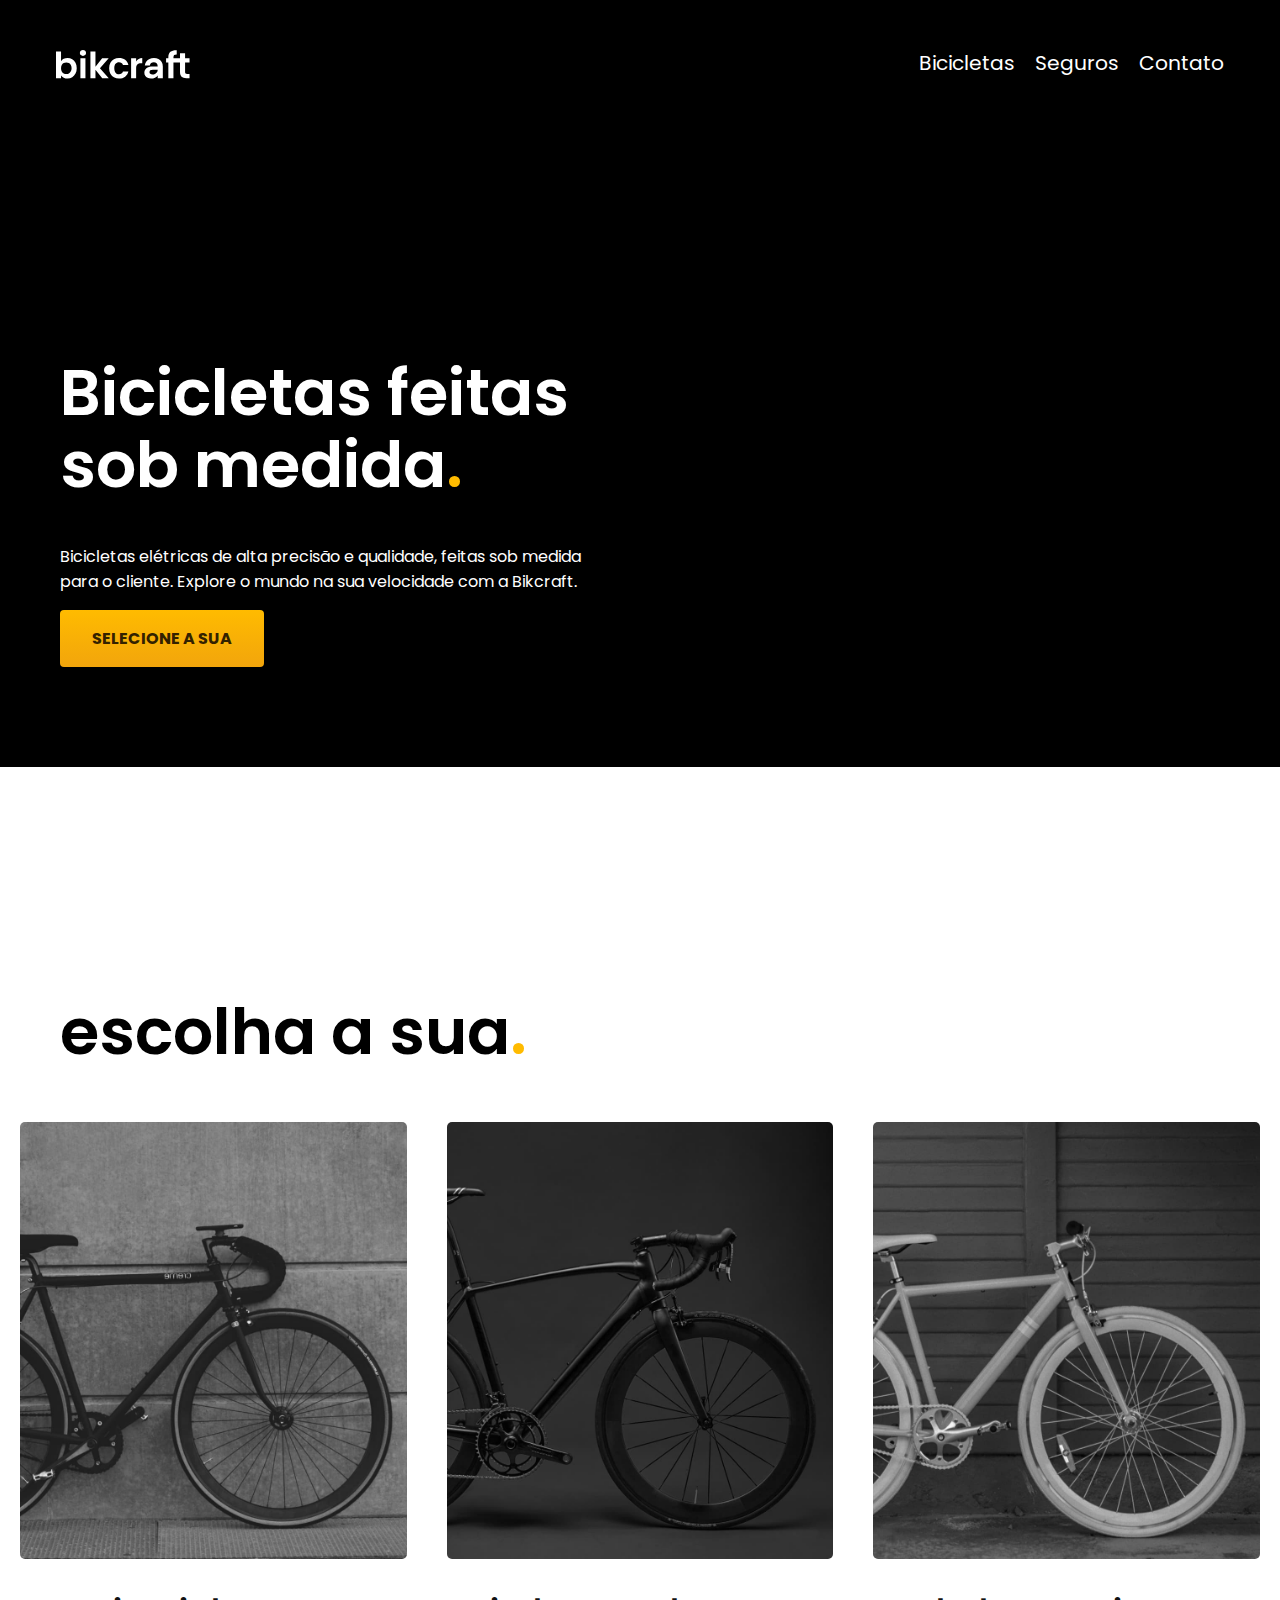
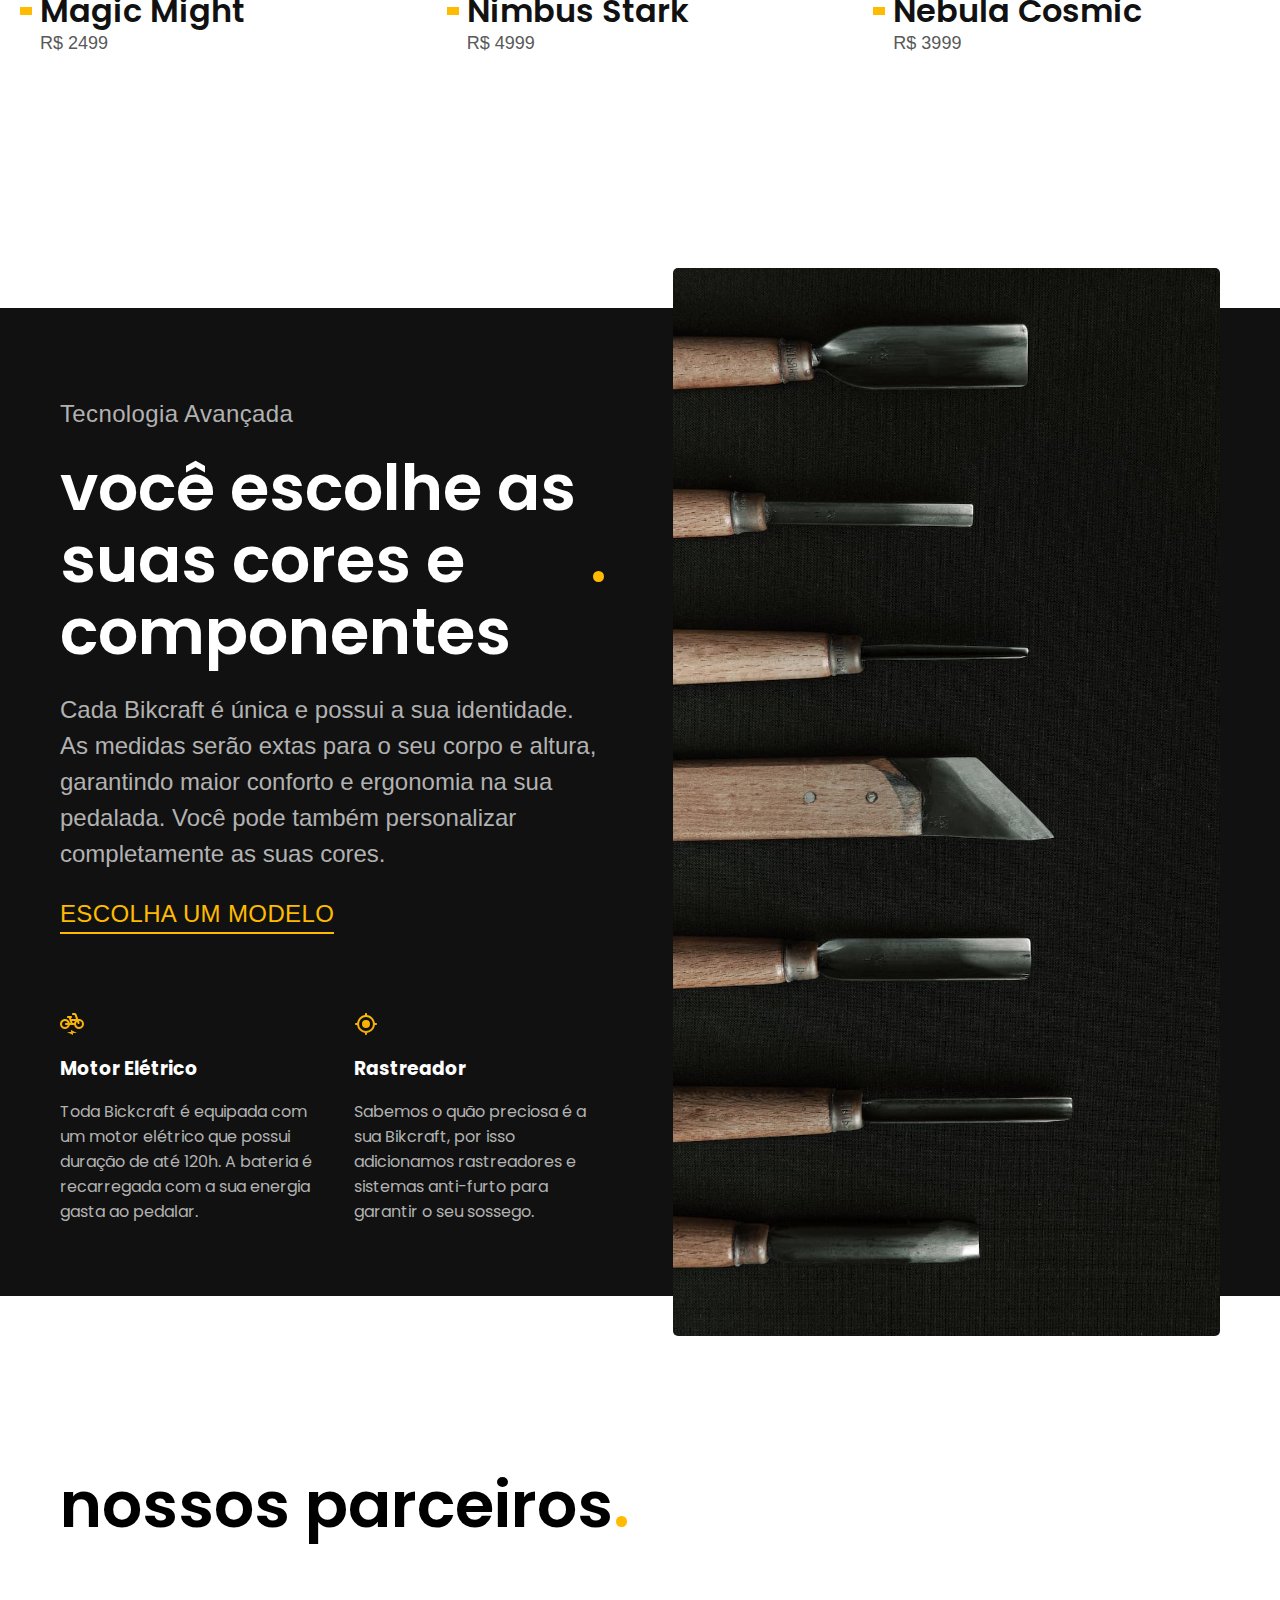
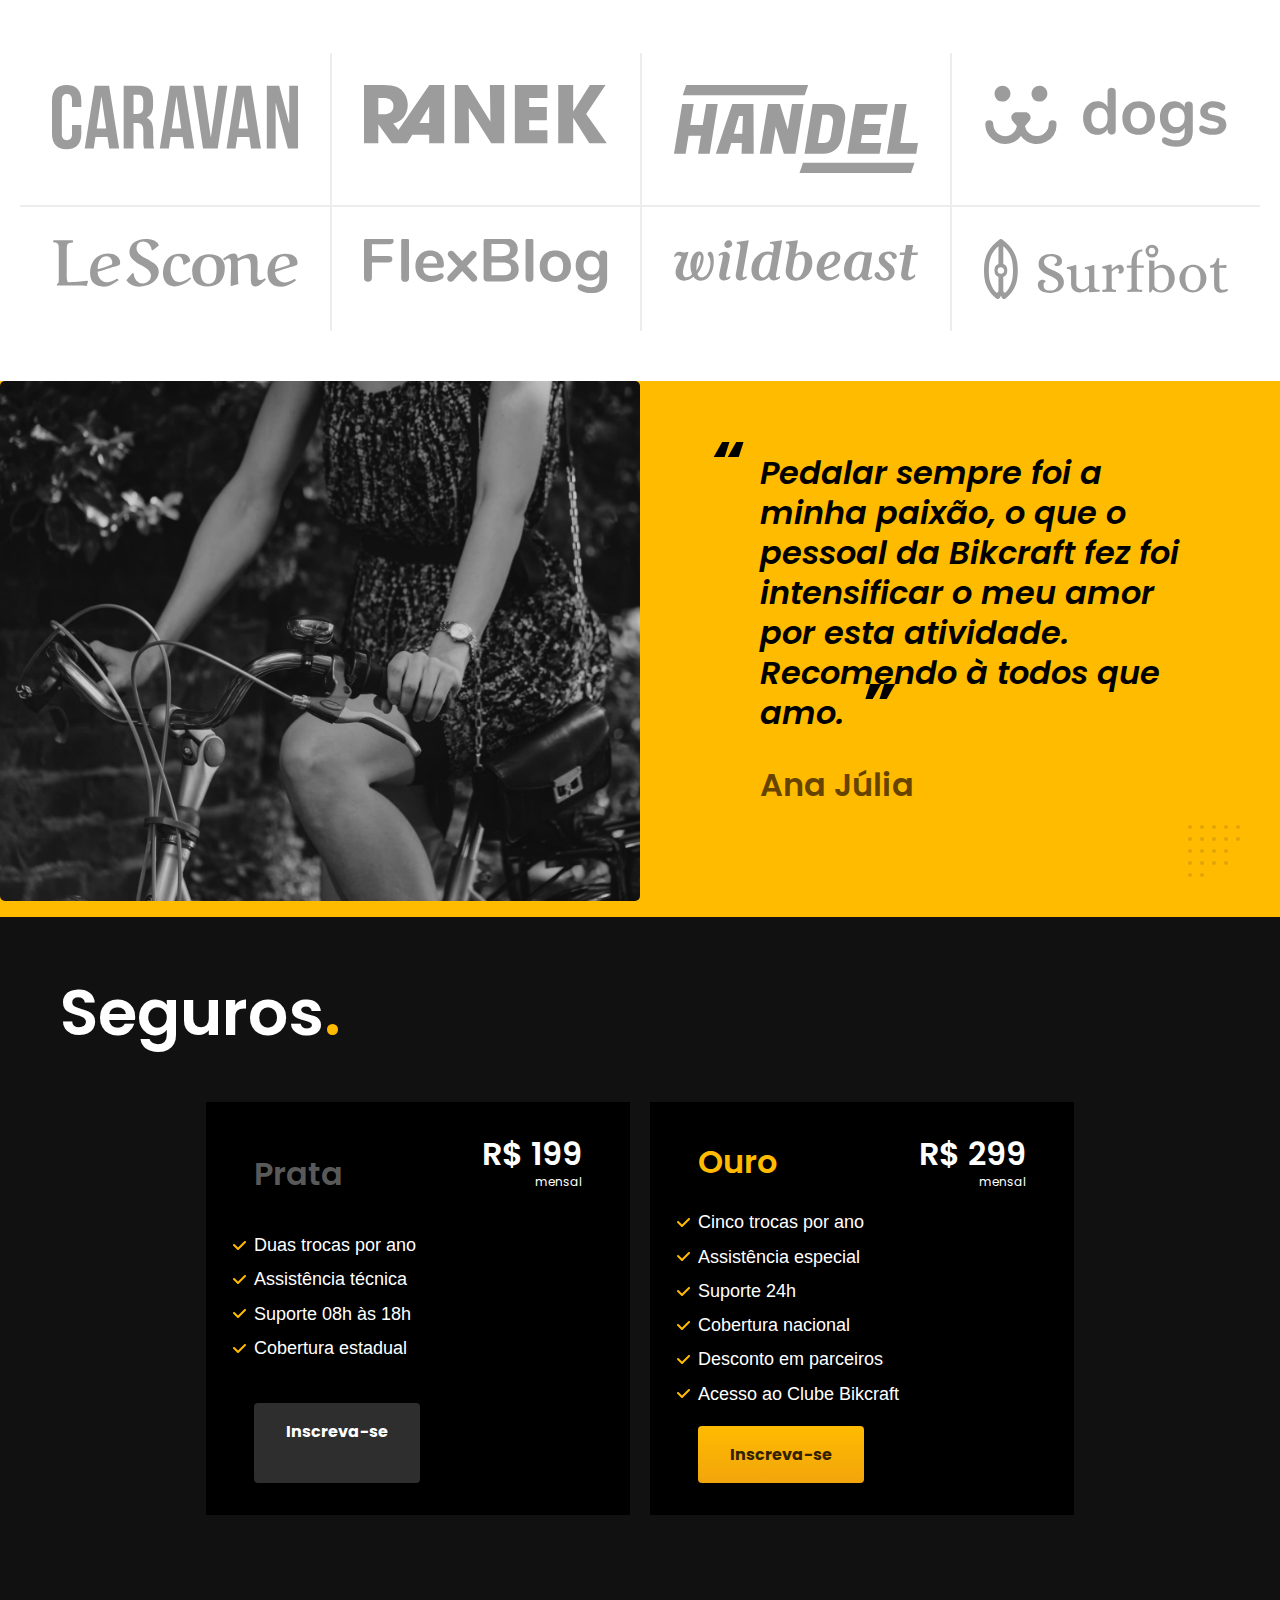
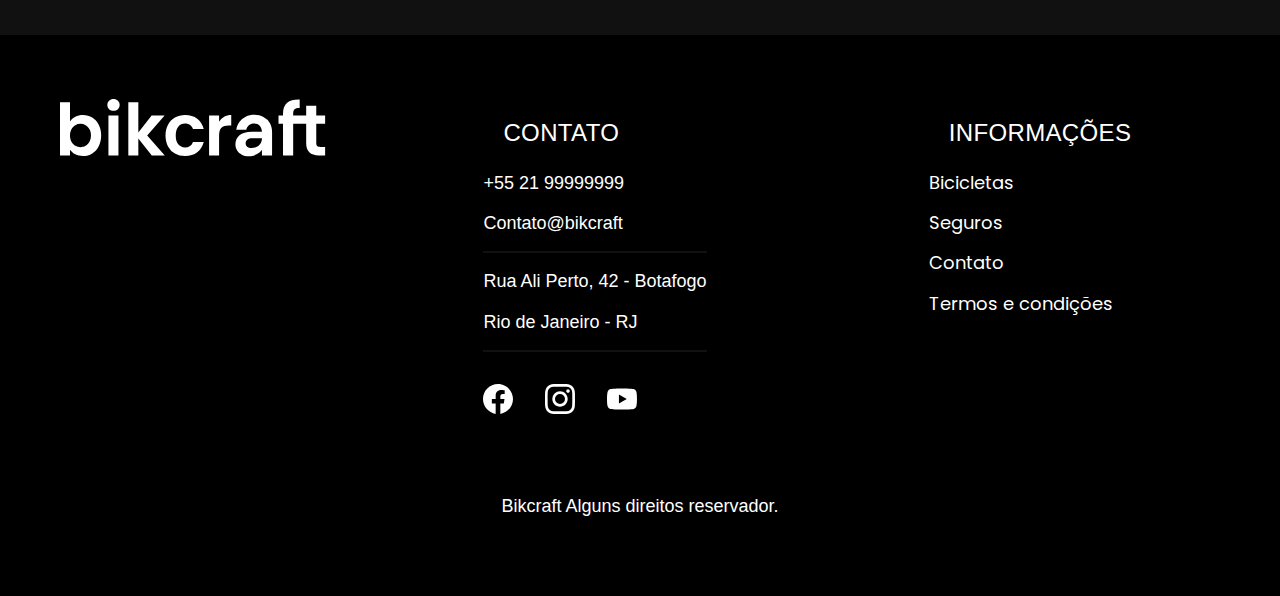
<file: index.html>
<!DOCTYPE html>
<html lang="pt-br">

<head>
    <meta charset="UTF-8">
    <meta http-equiv="X-UA-Compatible" content="IE=edge">
    <meta name="viewport" content="width=device-width, initial-scale=1.0">
    <meta name="description" content="Bicicletas elétricas de alta precisão e qualidade,  feitas sob medida para o cliente. Explore o mundo na sua velocidade com a Bikcraft.">
    <link rel="shortcut icon" href="img/favicon.svg" type="image/x-icon">
    <link rel="preload" href="style/style.min.css" as="style">
    <link rel="stylesheet" href="style/style.min.css">
    <title>Bikcraft</title>
    <script>
        document.documentElement.classList.add("js")
    </script>
</head>

<body>
    <header class="header">
        <div class="header-content container">
            <a href="./index.html">
                <img src="img/bikcraft.svg" alt="bikcraft" width="136" height="32">
            </a>
            <nav aria-label="principal">
                <ul class="menu font-1-m ul-format">
                    <li><a href="bicicletas.html">Bicicletas</a></li>
                    <li><a href="seguros.html">Seguros</a></li>
                    <li><a href="contato.html">Contato</a></li>
                </ul>
            </nav>
        </div>
    </header>
    <main class="introduction-bg">
        <div class="introduction container grid">
            <div class="text">
                <h1 class="font-1-xxl fadeInDown" data-anime="200">Bicicletas feitas sob medida<span>.</span></h1>
                <p class="fonte-medio fadeInDown" data-anime="400">Bicicletas elétricas de alta precisão e qualidade, feitas sob medida para o cliente. Explore o mundo na sua velocidade com a Bikcraft.</p>
                <a class="botao fadeInDown" data-anime="600" href="bicicletas.html">SELECIONE A SUA</a>
            </div>
            <picture class="imagem fadeInDown" data-anime="800">
                <source src="img/bicicletas/nimbus.jpg" media="(max-width: 800px)">
                <img src="img/fotos/introducao.jpg" alt="bicicleta" width="1280" height="1600">
            </picture>
        </div>
    </main>
    <article class="conteudo02">
        <h2 class="font-1-xxl container">escolha a sua<span>.</span></h2>
        <div class="box-list-bike">
            <ul class="list-bike ul-format">
                <li>
                    <a href="bicicletas/magic.html">
                        <img src="img/bicicletas/magic-home.jpg" alt="magic-might" width="920">
                        <h3 class="font-1-xl">Magic Might</h3>
                        <span class="font-2-m">R$ 2499</span>
                    </a>
                </li>
                <li>
                    <a href="bicicletas/nimbusstark.html">
                        <img src="img/bicicletas/nimbus-home.jpg" alt="nimbus" width="920">
                        <h3 class="font-1-xl">Nimbus Stark</h3>
                        <span class="font-2-m">R$ 4999</span>
                    </a>
                </li>
                <li>
                    <a href="bicicletas/nebula.html">
                        <img src="img/bicicletas/nebula-home.jpg" alt="nebula" width="920">
                        <h3 class="font-1-xl">Nebula Cosmic</h3>
                        <span class="font-2-m">R$ 3999</span>
                    </a>
                </li>
            </ul>
        </div>
    </article>
    <section class="content3-bg">
        <div class="grid container content3-full">
            <div class="content3">
                <span class="font-2-l-b">tecnologia avançada</span>
                <div class="content3-text">
                    <h3 class="font-1-xxl">você escolhe as suas cores e componentes<span>.</span></h3>
                    <p class="font-2-l">Cada Bikcraft é única e possui a sua identidade. <br>As medidas serão extas para o seu corpo e altura, garantindo maior conforto e ergonomia na sua pedalada. Você pode também personalizar completamente as suas cores.</p>
                    <a class="font-2-l-b" href="">escolha um modelo</a>
                </div>
                <ul class="tecnologia grid">
                    <li class="tecnologia-text">
                        <img src="img/icones/eletrica.svg" alt="motor eletrico" width="24" height="24">
                        <h3>Motor Elétrico</h3>
                        <p>Toda Bickcraft é equipada com um motor elétrico que possui duração de até 120h. A bateria é recarregada com a sua energia gasta ao pedalar.</p>
                    </li>
                    <li class="tecnologia-text">
                        <img src="img/icones/rastreador.svg" alt="rastreador" width="24" height="24">
                        <h3>Rastreador</h3>
                        <p>Sabemos o quão preciosa é a sua Bikcraft, por isso adicionamos rastreadores e sistemas anti-furto para garantir o seu sossego.</p>
                    </li>
                </ul>
            </div>
            <div class="img-tech">
                <img src="img/fotos/tecnologia.jpg" alt="tecnologia" width="1200" height="1920">
            </div>
        </div>
    </section>
    <section class="parceiros-bg">
        <h2 class="font-1-xxl">nossos parceiros<span>.</span></h2>
        <ul class="parceiros ul-format">
            <li class="" href="">
                <img src="img/parceiros/caravan.svg" alt="caravan" width="140" height="38">
            </li>
            <li href="">
                <img src="img/parceiros/ranek.svg" alt="ranek" width="149" height="36">
            </li>
            <li href="">
                <img src="img/parceiros/handel.svg" alt="handel" width="139" height="50">
            </li>
            <li href="">
                <img src="img/parceiros/dogs.svg" alt="dogs" width="152" height="39">
            </li>
            <li href="">
                <img src="img/parceiros/lescone.svg" alt="lescone" width="208" height="41">
            </li>
            <li href="">
                <img src="img/parceiros/flexblog.svg" alt="flexblog" width="165" height="38">
            </li>
            <li href="">
                <img src="img/parceiros/wildbeast.svg" alt="willbeast" width="194" height="34">
            </li>
            <li href="">
                <img src="img/parceiros/surfbot.svg" alt="surfbot" width="200" height="49">
            </li>
        </ul>
    </section>
    <section class="depoimento-bg">
        <div class="depoimento">
            <img src="img/fotos/depoimento.jpg" alt="depoimento" width="1560" height="1360">
            <div class="text-cite">
                <blockquote class="font-1-xl">
                    <cite>Pedalar sempre foi a minha paixão, o que o pessoal da Bikcraft fez foi intensificar o meu amor por esta atividade. Recomendo à todos que amo.</cite>
                    <p class="font-2-m-b">Ana Júlia</p>
                </blockquote>

            </div>
        </div>
    </section>
    <article>
        <div class="seguros-bg">
            <h2 class="font-1-xxl">Seguros<span>.</span></h2>
            <div class="seguros container">
                <div class="seguro-type">
                    <h3 class="font-1-xl st1">Prata</h3>
                    <span class="font-1-xl">R$ 199<span class="font-1-xs">mensal</span></span>
                    <ul class="font-2-m ul-format">
                        <li>Duas trocas por ano</li>
                        <li>Assistência técnica</li>
                        <li>Suporte 08h às 18h</li>
                        <li>Cobertura estadual</li>
                    </ul>
                    <a class="botao secundario" href="seguros.html">Inscreva-se</a>
                </div>
                <div class="seguro-type">
                    <h3 class="font-1-xl st2">Ouro</h3>
                    <span class="font-1-xl">R$ 299<span class="font-1-xs">mensal</span></span>
                    <ul class="font-2-m ul-format">
                        <li>Cinco trocas por ano</li>
                        <li>Assistência especial</li>
                        <li>Suporte 24h</li>
                        <li>Cobertura nacional</li>
                        <li>Desconto em parceiros</li>
                        <li>Acesso ao Clube Bikcraft</li>
                    </ul>
                    <a class="botao" href="seguros.html">Inscreva-se</a>
                </div>
            </div>
        </div>
    </article>
    <footer class="footer-bg">
        <div class="footer container">
            <img src="img/bikcraft.svg" alt="bikcraft">
            <div class="contato">
                <h2 class="font-2-l-b">Contato</h2>
                <ul class="contato-info font-2-m ul-format">
                    <li><a href="tel:+55219999999">+55 21 99999999</a></li>
                    <li><a href="mailto:contato@bikcraft">Contato@bikcraft</a></li>
                    <li><a href="./">Rua Ali Perto, 42 - Botafogo</a></li>
                    <li>Rio de Janeiro - RJ</li>
                </ul>
                <div class="footer-redes">
                    <a href="./index.html"><img src="img/redes/facebook.svg" alt=""></a>
                    <a href="./index.html"><img src="img/redes/instagram.svg" alt=""></a>
                    <a href="./index.html"><img src="img/redes/youtube.svg" alt=""></a>
                </div>
            </div>
            <div class="informações">
                <h2 class="font-2-l-b">Informações</h2>
                <nav>
                    <ul class="font-1-m ul-format">
                        <li><a href="bicicletas.html">Bicicletas</a></li>
                        <li><a href="seguros.html">Seguros</a></li>
                        <li><a href="contato.html">Contato</a></li>
                        <li><a href="termos.html">Termos e condições</a></li>
                    </ul>
                </nav>
            </div>
            <p class="font-2-m">Bikcraft Alguns direitos reservador.</p>
        </div>
    </footer>
    <script src="./js/plugins/simple-anime.js"></script>
    <script src="./js/script.js"></script>
</body>

</html>
</file>
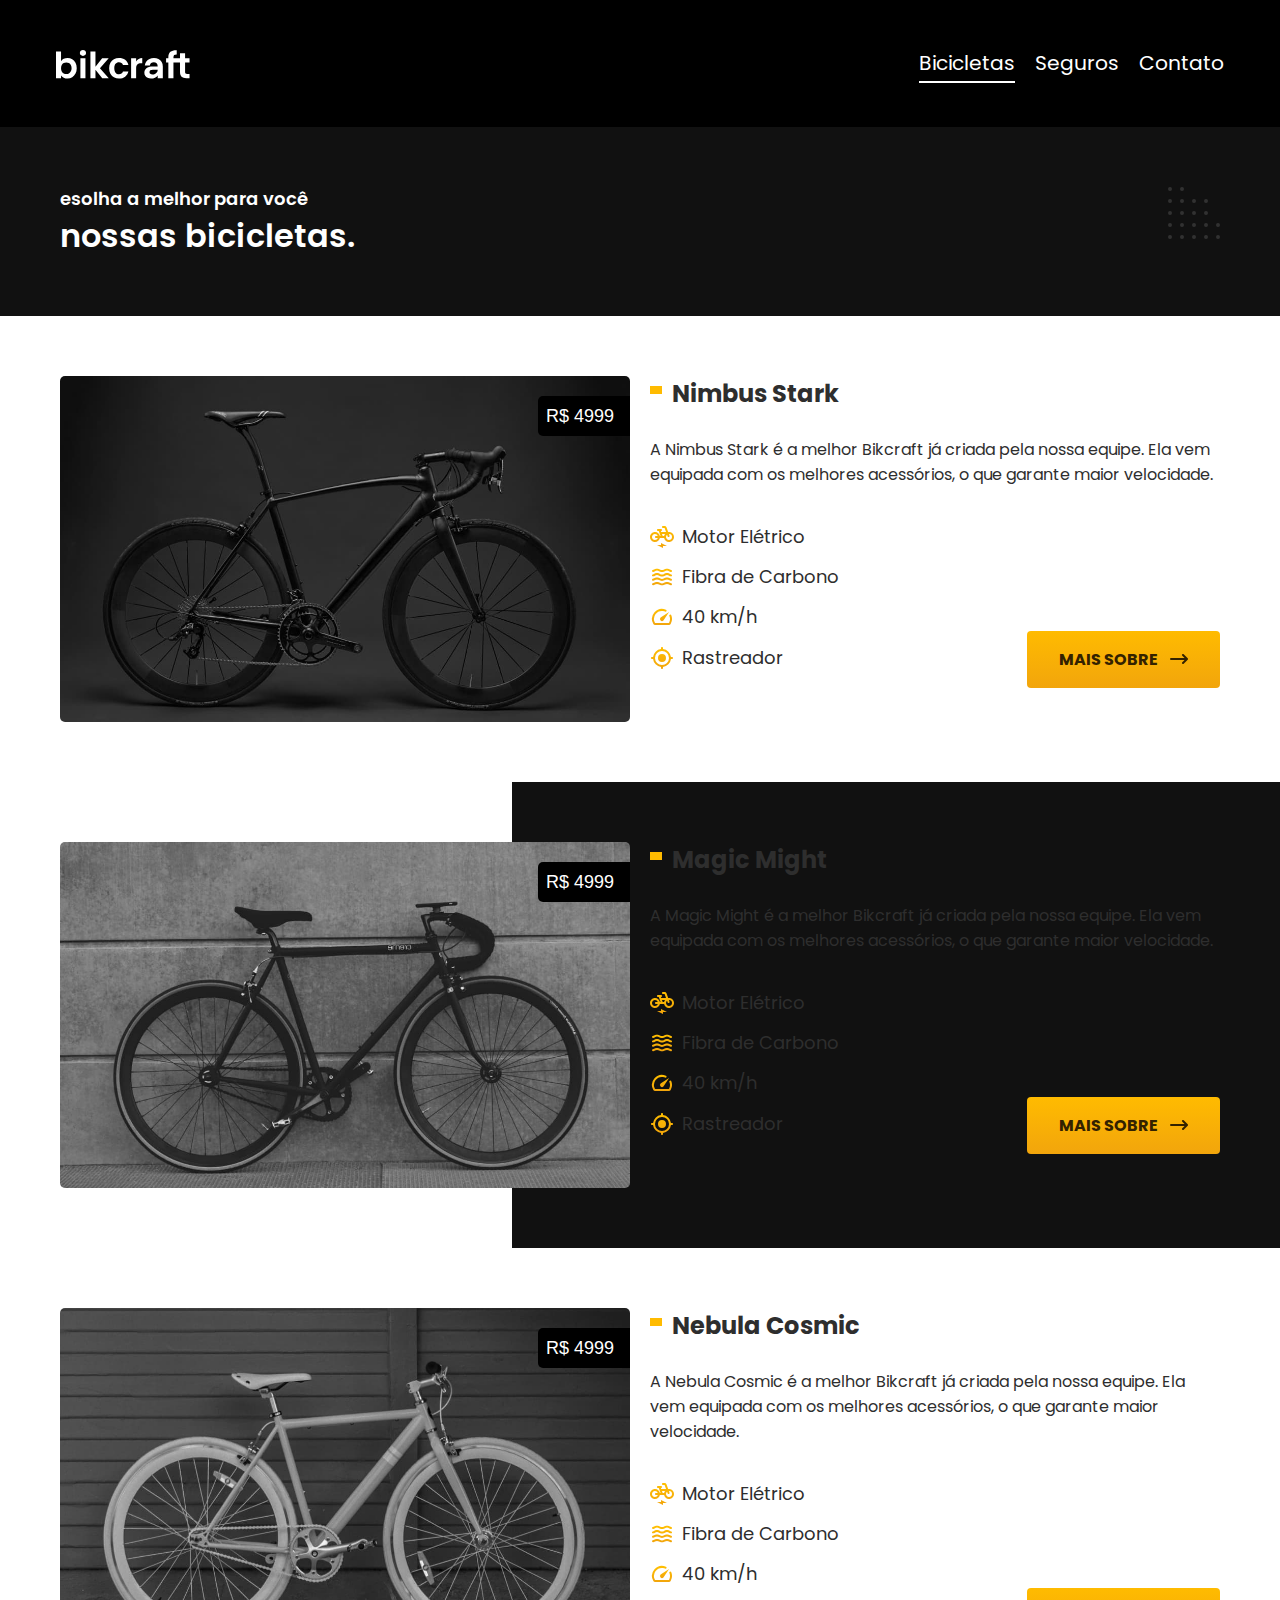
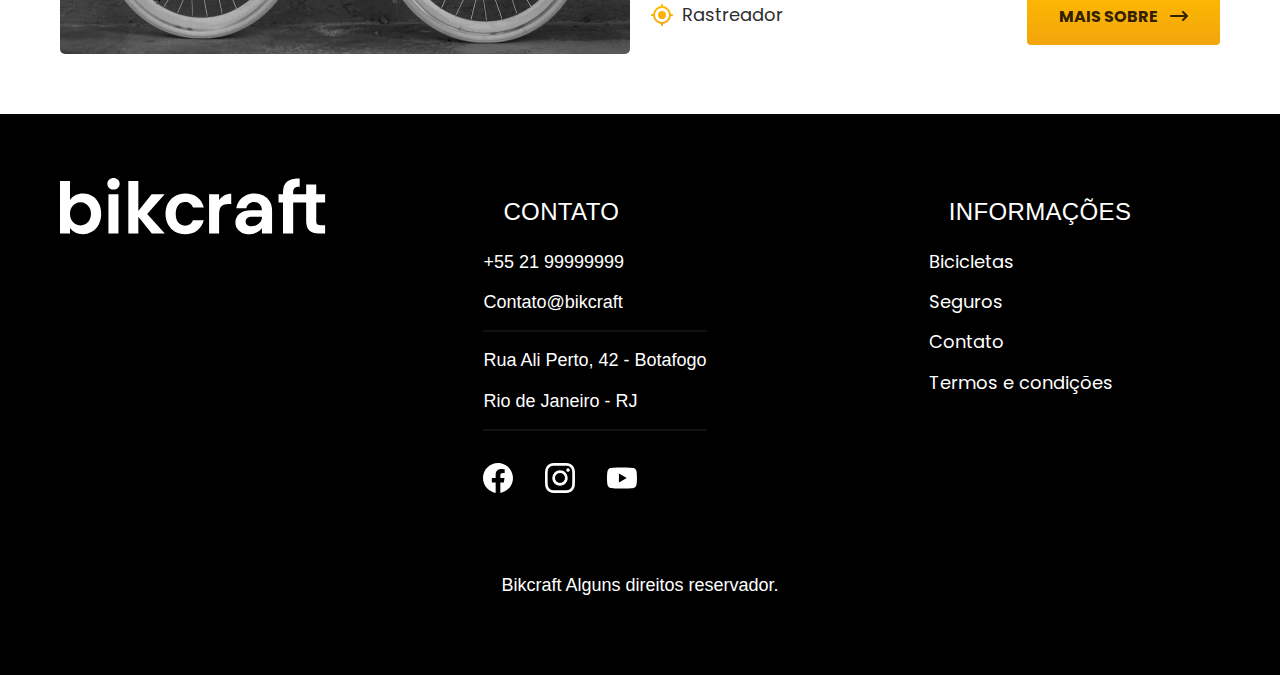
<file: bicicletas.html>
<!DOCTYPE html>
<html lang="pt-br">

<head>
    <meta charset="UTF-8">
    <meta http-equiv="X-UA-Compatible" content="IE=edge">
    <meta name="viewport" content="width=device-width, initial-scale=1.0">
    <meta name="description" content="Termos e condições">
    <link rel="shortcut icon" href="img/favicon.svg" type="image/x-icon">
    <link rel="preload" href="style/style.min.css" as="style">
    <link rel="stylesheet" href="style/style.min.css">
    <title>Bicicletas | Bikcraft</title>
    <script>
        document.documentElement.classList.add("js")
    </script>
</head>

<body>
    <header class="header">
        <div class="header-content container">
            <a href="./index.html">
                <img src="img/bikcraft.svg" alt="bikcraft" width="136" height="52">
            </a>
            <nav aria-label="principal">
                <ul class="menu font-1-m ul-format">
                    <li><a href="bicicletas.html">Bicicletas</a></li>
                    <li><a href="seguros.html">Seguros</a></li>
                    <li><a href="contato.html">Contato</a></li>
                </ul>
            </nav>
        </div>
    </header>
    <main>
        <div class=" titulo-bg">
            <div class="titulo container">
                <p class="font-1-m-b">esolha a melhor para você</p>
                <h1 class="font-1-xl">nossas bicicletas<span>.</span></h2>
            </div>
        </div>

        <div class="bik-bg">
            <div class="bik-layout container">
                <div class="bik-layout-img">
                    <img src="img/bicicletas/nimbus.jpg" alt="nimbus-stark">
                    <span class="font-2-m">R$ 4999</span>
                </div>
                <div class="bik-info">
                    <h2>Nimbus Stark</h2>
                    <p>A Nimbus Stark é a melhor Bikcraft já criada pela nossa equipe. Ela vem equipada com os melhores acessórios, o que garante maior velocidade.</p>
                    <ul class="ul-format font-1-m list-bik">
                        <li>
                            <img src="img/icones/eletrica.svg" alt="eletrica" width="32" height="32">
                            Motor Elétrico
                        </li>
                        <li>
                            <img src="img/icones/carbono.svg" alt="carbono" width="32" height="32">
                            Fibra de Carbono
                        </li>
                        <li>
                            <img src="img/icones/velocidade.svg" alt="velocidade" width="32" height="32">
                            40 km/h
                        </li>
                        <li>
                            <img src="img/icones/rastreador.svg" alt="rastreador" width="32" height="32">
                            Rastreador
                        </li>
                    </ul>
                    <a class="botao seta" href="bicicletas/nimbusstark.html">MAIS SOBRE</a>
                </div>
            </div>
        </div>

        <div class="bik-bg">
            <div class="bik-layout container">
                <div class="bik-layout-img">
                    <img src="img/bicicletas/magic.jpg" alt="nimbus-stark" width="1120" height="680">
                    <span class="font-2-m">R$ 4999</span>
                </div>
                <div class="bik-info">
                    <h2 class="nimbus-name">Magic Might</h2>
                    <p>A Magic Might é a melhor Bikcraft já criada pela nossa equipe. Ela vem equipada com os melhores acessórios, o que garante maior velocidade.</p>
                    <ul class="ul-format font-1-m list-bik">
                        <li>
                            <img src="img/icones/eletrica.svg" alt="eletrica" width="32" height="32">
                            Motor Elétrico
                        </li>
                        <li>
                            <img src="img/icones/carbono.svg" alt="carbono" width="32" height="32">
                            Fibra de Carbono
                        </li>
                        <li>
                            <img src="img/icones/velocidade.svg" alt="velocidade" width="32" height="32">
                            40 km/h
                        </li>
                        <li>
                            <img src="img/icones/rastreador.svg" alt="rastreador" width="32" height="32">
                            Rastreador
                        </li>
                    </ul>
                    <a class="botao seta" href="bicicletas/magic.html">MAIS SOBRE</a>
                </div>
            </div>
        </div>

        <div class="bik-bg">
            <div class="bik-layout container">
                <div class="bik-layout-img">
                    <img src="img/bicicletas/nebula.jpg" alt="nimbus-stark" width="1120" height="680">
                    <span class="font-2-m">R$ 4999</span>
                </div>
                <div class="bik-info">
                    <h2>Nebula Cosmic</h2>
                    <p>A Nebula Cosmic é a melhor Bikcraft já criada pela nossa equipe. Ela vem equipada com os melhores acessórios, o que garante maior velocidade.</p>
                    <ul class="ul-format font-1-m list-bik">
                        <li>
                            <img src="img/icones/eletrica.svg" alt="eletrica" width="32" height="32">
                            Motor Elétrico
                        </li>
                        <li>
                            <img src="img/icones/carbono.svg" alt="carbono" width="32" height="32">
                            Fibra de Carbono
                        </li>
                        <li>
                            <img src="img/icones/velocidade.svg" alt="velocidade" width="32" height="32">
                            40 km/h
                        </li>
                        <li>
                            <img src="img/icones/rastreador.svg" alt="rastreador" width="32" height="32">
                            Rastreador
                        </li>
                    </ul>
                    <a class="botao seta" href="bicicletas/nebula.html">MAIS SOBRE</a>
                </div>
            </div>
        </div>


        <footer class="footer-bg">
            <div class="footer container">
                <img src="img/bikcraft.svg" alt="bikcraft" width="136" height="52">
                <div class="contato">
                    <h2 class="font-2-l-b">Contato</h2>
                    <ul class="contato-info font-2-m ul-format">
                        <li><a href="tel:+55219999999">+55 21 99999999</a></li>
                        <li><a href="mailto:contato@bikcraft">Contato@bikcraft</a></li>
                        <li><a href="">Rua Ali Perto, 42 - Botafogo</a></li>
                        <li>Rio de Janeiro - RJ</li>
                    </ul>
                    <div class="footer-redes">
                        <a href=""><img src="img/redes/facebook.svg" alt="facebook" width="32" height="32"></a>
                        <a href=""><img src="img/redes/instagram.svg" alt="instagram" width="32" height="32"></a>
                        <a href=""><img src="img/redes/youtube.svg" alt="youtube" width="32" height="32"></a>
                    </div>
                </div>
                <div class="informações">
                    <h2 class="font-2-l-b">Informações</h2>
                    <nav>
                        <ul class="font-1-m ul-format">
                            <li><a href="bicicletas.html">Bicicletas</a></li>
                            <li><a href="">Seguros</a></li>
                            <li><a href="">Contato</a></li>
                            <li><a href="termos.html">Termos e condições</a></li>
                        </ul>
                    </nav>
                </div>
                <p class="font-2-m">Bikcraft Alguns direitos reservador.</p>
            </div>
        </footer>
        <script src="../js/script.js"></script>
</body>

</html>
</file>
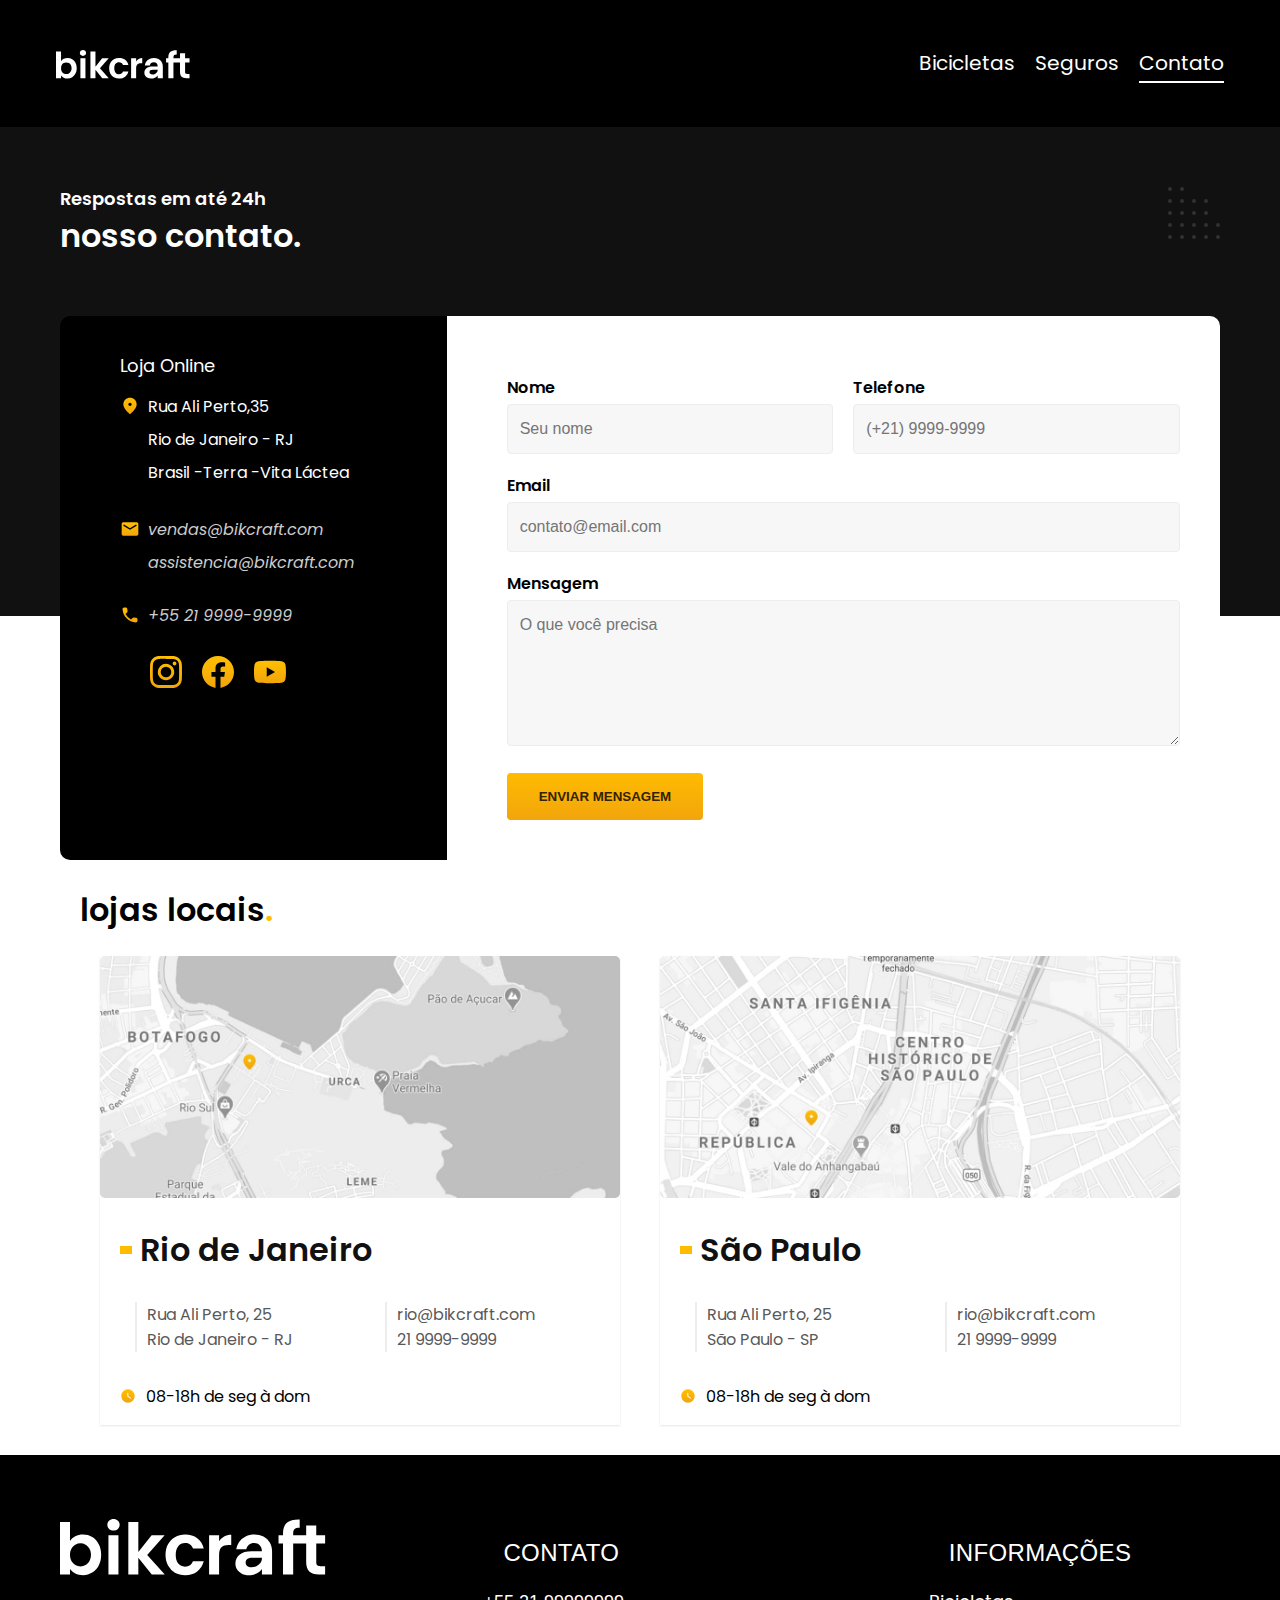
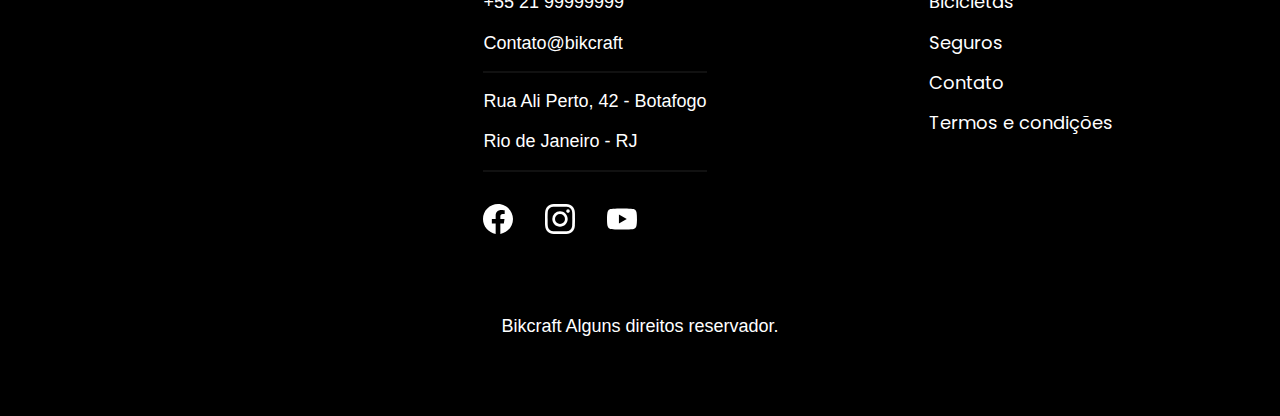
<file: contato.html>
<!DOCTYPE html>
<html lang="pt-br">

<head>
    <meta charset="UTF-8">
    <meta http-equiv="X-UA-Compatible" content="IE=edge">
    <meta name="viewport" content="width=device-width, initial-scale=1.0">
    <meta name="description" content="Termos e condições">
    <link rel="shortcut icon" href="img/favicon.svg" type="image/x-icon">
    <link rel="preload" href="style/style.min.css" as="style">
    <link rel="stylesheet" href="style/style.min.css">
    <title>Contato | Bikcraft</title>
    <script>
        document.documentElement.classList.add("js")
    </script>
</head>

<body id="contato">
    <header class="header">
        <div class="header-content container">
            <a href="./index.html">
                <img src="img/bikcraft.svg" alt="bikcraft" width="136" height="32">
            </a>
            <nav aria-label="principal">
                <ul class="menu font-1-m ul-format">
                    <li><a href="bicicletas.html">Bicicletas</a></li>
                    <li><a href="seguros.html">Seguros</a></li>
                    <li><a href="contato.html">Contato</a></li>
                </ul>
            </nav>
        </div>
    </header>
    <main>
        <div class=" titulo-bg">
            <div class="titulo container">
                <p class="font-1-m-b">Respostas em até 24h</p>
                <h1 class="font-1-xl">nosso contato<span>.</span></h2>
            </div>
        </div>
        <div class="contato-page-bg">
            <div class="contato-page container">
                <section aria-label="endereço" class="contato-page-info">
                    <h3 class="font-1-m">Loja Online</h3>
                    <div class="contato-page-info-icons">
                        <ul class="ul-format enderecos">
                            <li>Rua Ali Perto,35</li>
                            <li>Rio de Janeiro - RJ</li>
                            <li>Brasil -Terra -Vita Láctea</li>
                        </ul>
                    </div>

                    <div class="contato-page-info-icons">
                        <address class="ul-format enderecos-contato">
                            <a href="mailto">vendas@bikcraft.com</a>
                            <a href="mailto:">assistencia@bikcraft.com</a>
                            <a href="tel:+552199999999">+55 21 9999-9999</a>
                        </address>
                    </div>

                    <ul class="ul-format redes">
                        <a href="./"><img src="img/redes/instagram-p.svg" alt="instagram" width="32" height="32"></a>
                        <a href="./"><img src="img/redes/facebook-p.svg" alt="facebook" width="32" height="32"></a>
                        <a href="./"><img src="img/redes/youtube-p.svg" alt="youtube" width="32" height="32"></a>
                    </ul>
                </section>
                <section aria-label="Formulario" class="contato-formulario">
                    <form class="form" action="./contato.html">

                        <div>
                            <label for="nome">Nome</label>
                            <input type="text" id="nome" name="nome" placeholder="Seu nome">
                        </div>

                        <div>
                            <label for="telefone">Telefone</label>
                            <input type="tel" id="telefone" name="telefone" placeholder="(+21) 9999-9999 ">
                        </div>

                        <div class="col-2">
                            <label for="email">Email</label>
                            <input type="email" id="email" name="email" placeholder="contato@email.com" required>
                        </div>
                        <div class="col-2">
                            <label for="mensagem">Mensagem</label>
                            <textarea rows="5" id="mensagem" name="texto" placeholder="O que você precisa"></textarea>
                        </div>

                        <button type="submit" class="botao col-2">enviar mensagem</button>
                    </form>
                </section>
            </div>
        </div>
    </main>

    <article class="lojas container">
        <h2 class="font-1-xl">lojas locais<span>.</span></h2>
        <div class="lojas-info">
            <div class="lojas-local">
                <img src="img/lojas/rj.jpg" alt="loja rj" width="1120" height="520">
                <h3 class="font-1-xl">Rio de Janeiro</h3>
                <ul class="lojas-contato ul-format">
                    <li>Rua Ali Perto, 25</li>
                    <li><a href="mailto:rio@bikcraft.com">rio@bikcraft.com</a></li>
                    <li>Rio de Janeiro - RJ</li>
                    <li><a href="tel:+552199999999">21 9999-9999</a></li>
                </ul>
                <p class="lojas-tempo"><img src="img/icones/horario.svg" alt="relogio" width="20" height="20">08-18h de seg à dom</p>
            </div>
            <div class="lojas-local">
                <img src="img/lojas/sp.jpg" alt="loja rj" width="1120" height="520">
                <h3 class="font-1-xl">São Paulo</h3>
                <ul class="lojas-contato ul-format">
                    <li>Rua Ali Perto, 25</li>
                    <li><a href="mailto:rio@bikcraft.com">rio@bikcraft.com</a></li>
                    <li>São Paulo - SP</li>
                    <li><a href="tel:+552199999999">21 9999-9999</a></li>
                </ul>
                <p class="lojas-tempo"><img src="img/icones/horario.svg" alt="relogio" width="20" height="20">08-18h de seg à dom</p>
            </div>
        </div>

    </article>
    <footer class="footer-bg">
        <div class="footer container">
            <img src="img/bikcraft.svg" alt="bikcraft" width="136" height="32">
            <div class="contato">
                <h2 class="font-2-l-b">Contato</h2>
                <ul class="contato-info font-2-m ul-format">
                    <li><a href="tel:+55219999999">+55 21 99999999</a></li>
                    <li><a href="mailto:contato@bikcraft">Contato@bikcraft</a></li>
                    <li><a href="">Rua Ali Perto, 42 - Botafogo</a></li>
                    <li>Rio de Janeiro - RJ</li>
                </ul>
                <div class="footer-redes">
                    <a href="./"><img src="img/redes/facebook.svg" alt="facebook" width="32" height="32"></a>
                    <a href="./"><img src="img/redes/instagram.svg" alt="instagram" width="32" height="32"></a>
                    <a href="./"><img src="img/redes/youtube.svg" alt="youtube" width="32" height="32"></a>
                </div>
            </div>
            <div class="informações">
                <h2 class="font-2-l-b">Informações</h2>
                <nav>
                    <ul class="font-1-m ul-format">
                        <li><a href="bicicletas.html">Bicicletas</a></li>
                        <li><a href="seguros.html">Seguros</a></li>
                        <li><a href="">Contato</a></li>
                        <li><a href="termos.html">Termos e condições</a></li>
                    </ul>
                </nav>
            </div>
            <p class="font-2-m">Bikcraft Alguns direitos reservador.</p>
        </div>
    </footer>
    <script src="./js/script.js"></script>
    <script src="./js/formulario.js"></script>
</body>

</html>
</file>
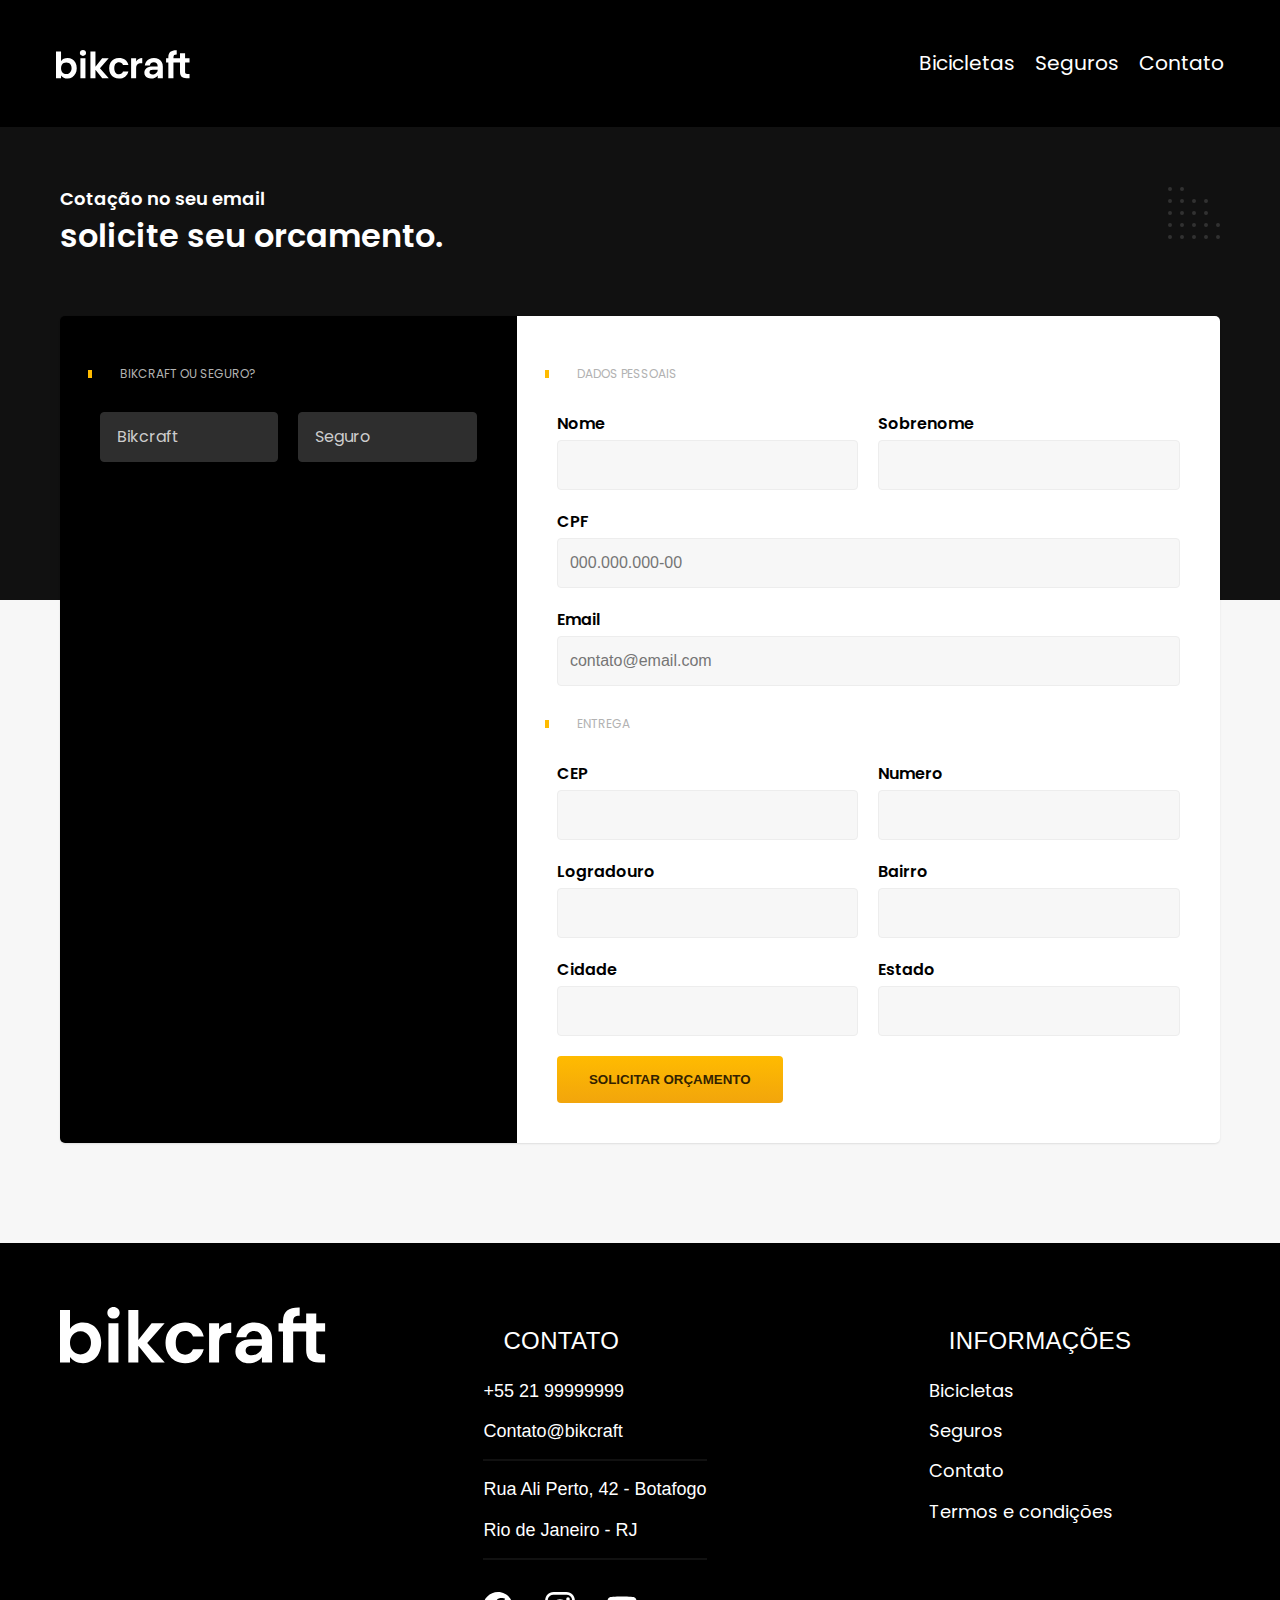
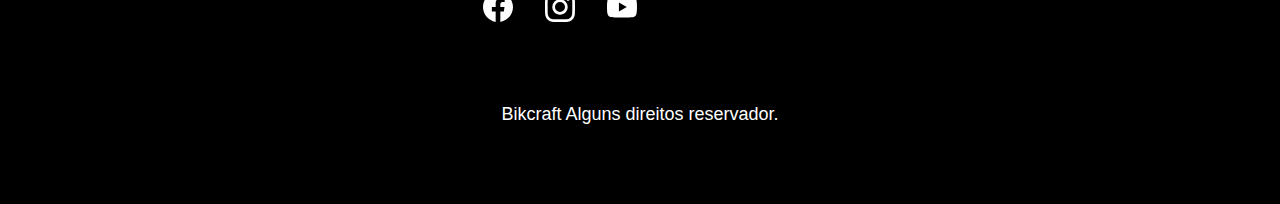
<file: orcamento.html>
<!DOCTYPE html>
<html lang="pt-br">

<head>
    <meta charset="UTF-8">
    <meta http-equiv="X-UA-Compatible" content="IE=edge">
    <meta name="viewport" content="width=device-width, initial-scale=1.0">
    <meta name="description" content="Orcamentos">
    <link rel="shortcut icon" href="img/favicon.svg" type="image/x-icon">
    <link rel="preload" href="style/style.min.css" as="style">
    <link rel="stylesheet" href="style/style.min.css">
    <title>Orcamentos | Bikcraft</title>
    <script>
        document.documentElement.classList.add("js")
    </script>
</head>

<body id="orcamento">
    <header class="header">
        <div class="header-content container">
            <a href="./index.html">
                <img src="img/bikcraft.svg" alt="bikcraft" width="136" height="52">
            </a>
            <nav aria-label="principal">
                <ul class="menu font-1-m ul-format">
                    <li><a href="bicicletas.html">Bicicletas</a></li>
                    <li><a href="seguros.html">Seguros</a></li>
                    <li><a href="contato.html">Contato</a></li>
                </ul>
            </nav>
        </div>
    </header>
    <main>
        <div class=" titulo-bg">
            <div class="titulo container">
                <p class="font-1-m-b">Cotação no seu email</p>
                <h1 class="font-1-xl">solicite seu orcamento<span>.</span></h2>
            </div>
        </div>

        <form class="orcamento container" action="">
            <div class="orcamento-produto">
                <h2 class="font-1-xs">Bikcraft ou Seguro?</h2>

                <input type="radio" name="tipo" value="bikcraft" id="bikcraft">
                <label for="bikcraft">Bikcraft</label>

                <input type="radio" name="tipo" value="seguro" id="seguro">
                <label for="seguro">Seguro</label>

                <div class="orcamento-conteudo" id="orcamento-bikcraft">
                    <h2 class="font-1-xs">Escolha a sua</h2>

                    <input type="radio" name="produto" value="nimbus" id="nimbus">
                    <label for="nimbus">Nimbus Stark <span>R$ 4999</span></label>

                    <div class="orcamento-detalhes">
                        <ul class="ul-format font-1-xs">
                            <li><img src="./img/icones/eletrica.svg" alt="">Motor Eletrico</li>
                            <li><img src="./img/icones/carbono.svg" alt="">Fibra de Carbono</li>
                            <li><img src="./img/icones/velocidade.svg" alt=""> 50km/h</li>
                            <li><img src="./img/icones/rastreador.svg" alt="motor eletrico">Rastreador</li>
                        </ul>
                        <img src="./img/bicicletas/nimbus.jpg" alt="bicicleta preta">
                    </div>

                    <input type="radio" name="produto" value="nebula" id="nebula">
                    <label for="nebula">Nebula Cosmic <span>R$2499</span></label>

                    <div class="orcamento-detalhes">
                        <ul class="ul-format font-1-xs">
                            <li><img src="./img/icones/eletrica.svg" alt="eletrica" width="32" height="32">Motor Eletrico</li>
                            <li><img src="./img/icones/carbono.svg" alt="carbono" width="32" height="32">Fibra de Carbono</li>
                            <li><img src="./img/icones/velocidade.svg" alt="velocidade" width="32" height="32"> 45km/h</li>
                            <li><img src="./img/icones/rastreador.svg" alt="motor eletrico" width="32" height="32">Rastreador</li>
                        </ul>
                        <img src="./img/bicicletas/nebula.jpg" alt="bicicleta preta">
                    </div>

                    <input type="radio" name="produto" value="magic" id="magic">
                    <label for="magic">Magic Might <span>R$ 3999</span></label>

                    <div class="orcamento-detalhes">
                        <ul class="ul-format font-1-xs">
                            <li><img src="./img/icones/eletrica.svg" alt="eletrica" width="32" height="32">Motor Eletrico</li>
                            <li><img src="./img/icones/carbono.svg" alt="carbono" width="32" height="32">Fibra de Carbono</li>
                            <li><img src="./img/icones/velocidade.svg" alt="velocidade" width="32" height="32"> 45km/h</li>
                            <li><img src="./img/icones/rastreador.svg" alt="motor eletrico" width="32" height="32">Rastreador</li>
                        </ul>
                        <img src="./img/bicicletas/magic.jpg" alt="bicicleta preta">
                    </div>
                </div>

                <div class="orcamento-conteudo" id="orcamento-seguro">
                    <h2 class="font-1-xs">Escolha o plano</h2>

                    <input type="radio" name="produto" value="prata" id="prata">
                    <label for="prata">Prata<span>R$ 199</span></label>

                    <input type="radio" name="produto" value="ouro" id="ouro">
                    <label for="ouro">Ouro <span>R$ 299</span></label>
                </div>
            </div>

            <div class="orcamento-formulario form font-1-xs">
                <h2 class="font-1-xs col-2">Dados pessoais</h2>

                <div>
                    <label for="nome">Nome</label>
                    <input type="text" id="nome" name="nome">
                </div>

                <div>
                    <label for="sobrenome">Sobrenome</label>
                    <input type="text" id="sobrenome" name="sobrenome">
                </div>

                <div class="col-2">
                    <label for="cpf">CPF</label>
                    <input type="text" id="cpf" name="cpf" placeholder="000.000.000-00">
                </div>

                <div class="col-2">
                    <label for="email">Email</label>
                    <input type="email" id="email" name="email" placeholder="contato@email.com" required>
                </div>

                <h2 class="font-1-xs col-2">Entrega</h2>

                <div>
                    <label for="cep">CEP</label>
                    <input type="text" id="cep" name="cep">
                </div>

                <div>
                    <label for="numero">Numero</label>
                    <input type="text" id="numero" name="numero">
                </div>

                <div>
                    <label for="logradouro">Logradouro</label>
                    <input type="text" id="logradouro" name="logradouro">
                </div>

                <div>
                    <label for="bairro">Bairro</label>
                    <input type="text" id="bairro" name="bairro">
                </div>

                <div>
                    <label for="cidade">Cidade</label>
                    <input type="text" id="cidade" name="cidade">
                </div>

                <div>
                    <label for="estado">Estado</label>
                    <input type="text" id="estado" name="estado">
                </div>
                <button type="submit" class="botao col-2">Solicitar orçamento</button>
            </div>

        </form>
    </main>

    <footer class="footer-bg">
        <div class="footer container">
            <img src="img/bikcraft.svg" alt="bikcraft" width="136" height="52">
            <div class="contato">
                <h2 class="font-2-l-b">Contato</h2>
                <ul class="contato-info font-2-m ul-format">
                    <li><a href="tel:+55219999999">+55 21 99999999</a></li>
                    <li><a href="mailto:contato@bikcraft">Contato@bikcraft</a></li>
                    <li><a href="">Rua Ali Perto, 42 - Botafogo</a></li>
                    <li>Rio de Janeiro - RJ</li>
                </ul>
                <div class="footer-redes">
                    <a href=""><img src="img/redes/facebook.svg" alt="facebook" width="32" height="32"></a>
                    <a href=""><img src="img/redes/instagram.svg" alt="instagram" width="32" height="32"></a>
                    <a href=""><img src="img/redes/youtube.svg" alt="youtube" width="32" height="32"></a>
                </div>
            </div>
            <div class="informações">
                <h2 class="font-2-l-b">Informações</h2>
                <nav>
                    <ul class="font-1-m ul-format">
                        <li><a href="bicicletas.html">Bicicletas</a></li>
                        <li><a href="seguros.html">Seguros</a></li>
                        <li><a href="contato.html">Contato</a></li>
                        <li><a href="termos.html">Termos e condições</a></li>
                    </ul>
                </nav>
            </div>
            <p class="font-2-m">Bikcraft Alguns direitos reservador.</p>
        </div>
    </footer>
    <script src="./js/script.js"></script>
    <script src="./js/formulario.js"></script>
</body>

</html>
</file>
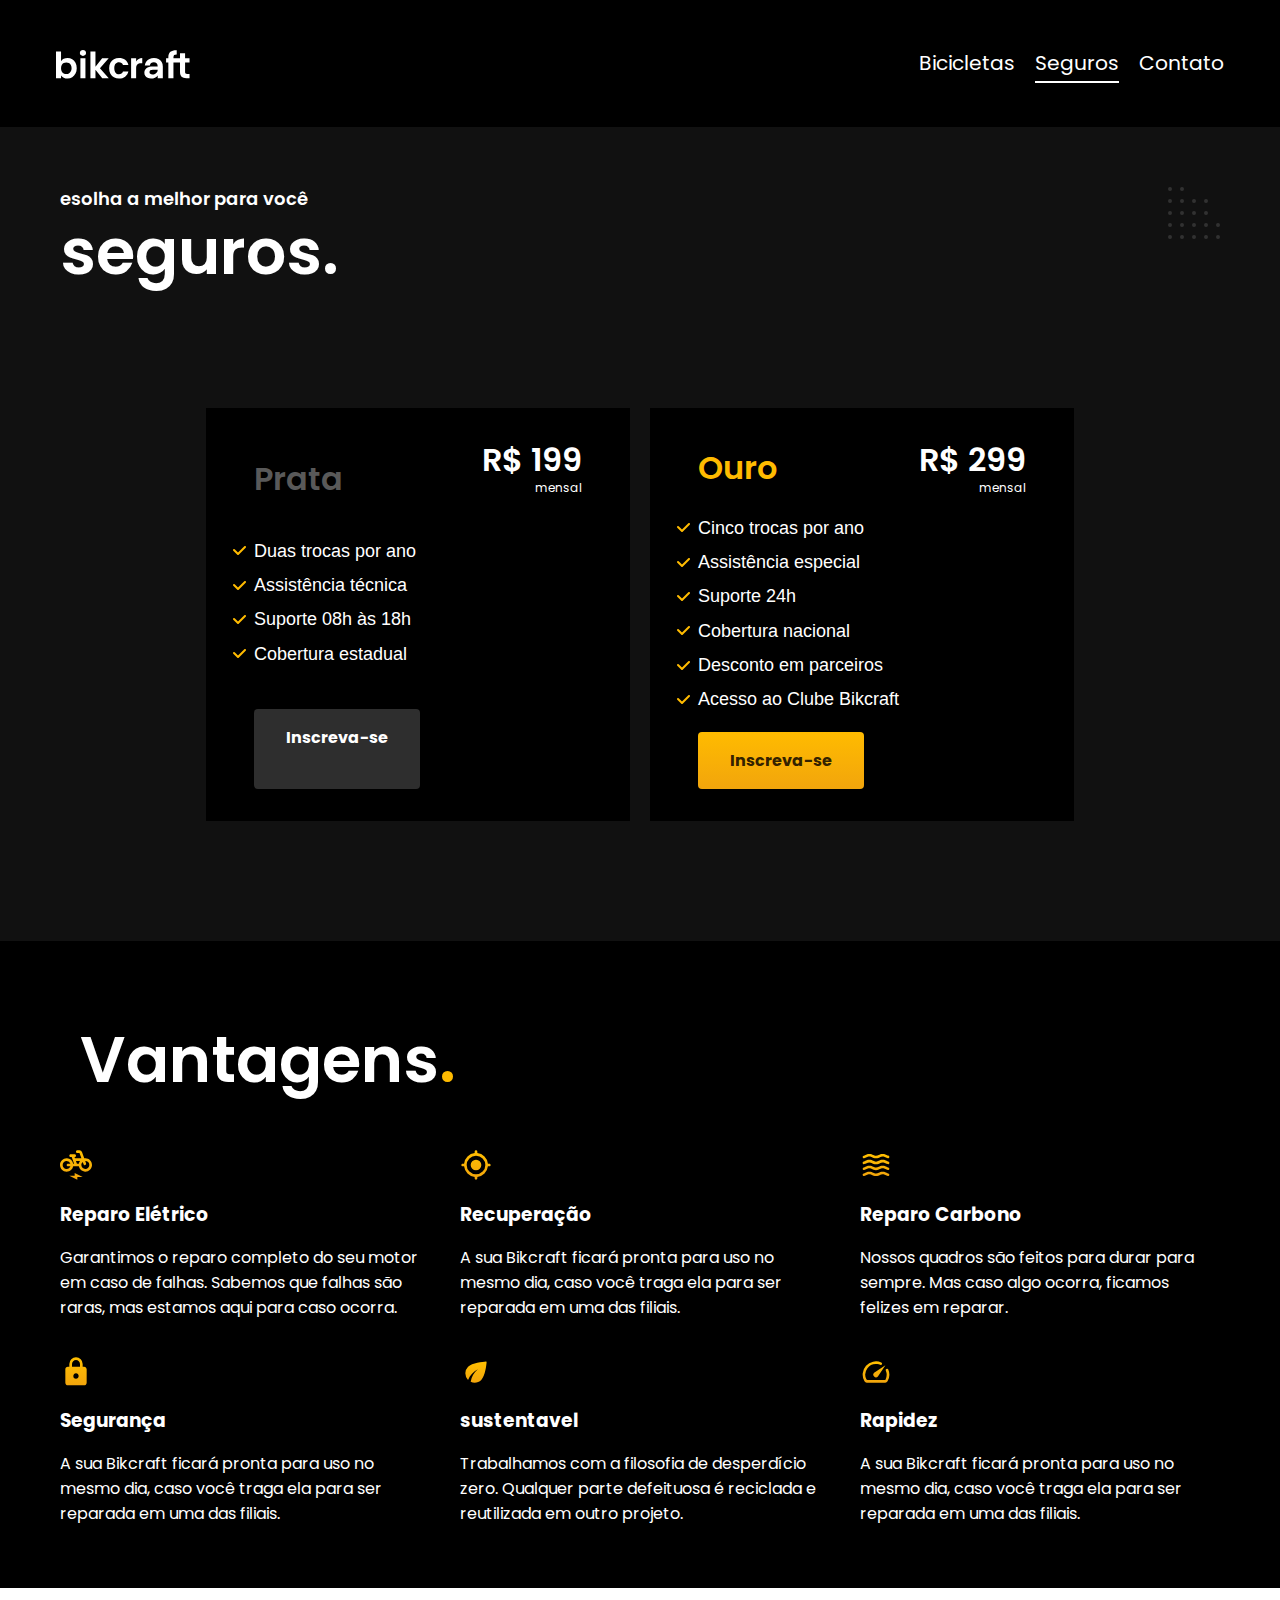
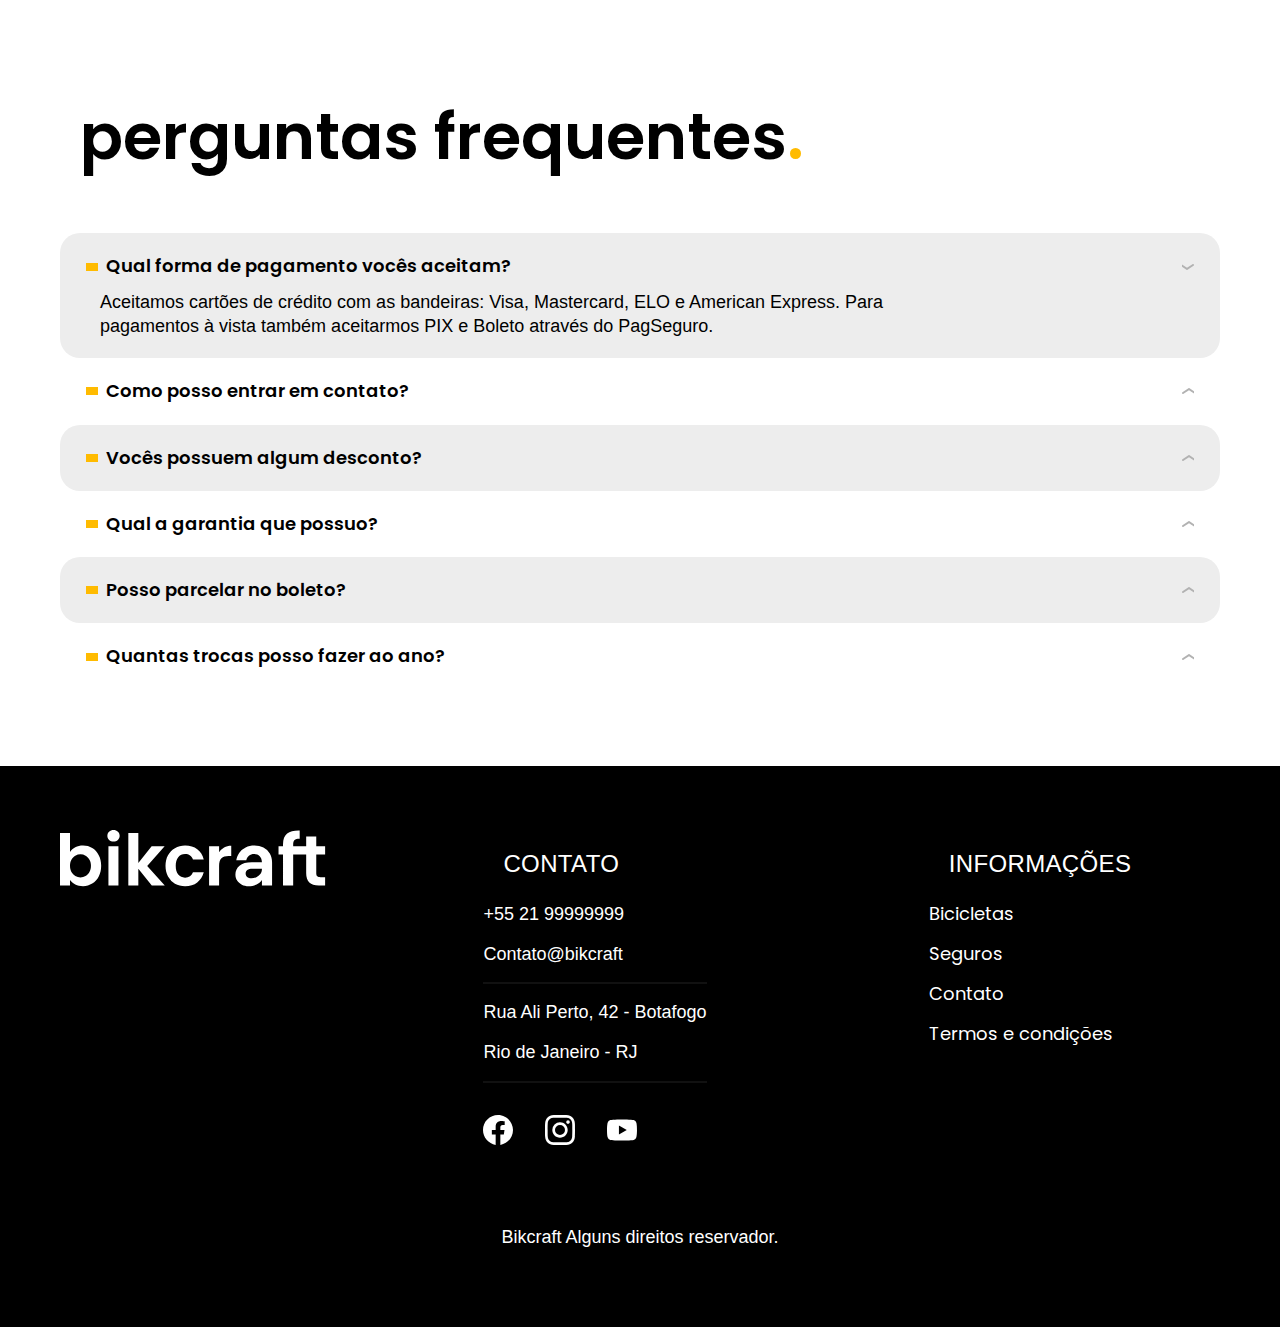
<file: seguros.html>
<!DOCTYPE html>
<html lang="pt-br">

<head>
    <meta charset="UTF-8">
    <meta http-equiv="X-UA-Compatible" content="IE=edge">
    <meta name="viewport" content="width=device-width, initial-scale=1.0">
    <meta name="description" content="Termos e condições">
    <link rel="shortcut icon" href="img/favicon.svg" type="image/x-icon">
    <link rel="preload" href="style/style.min.css" as="style">
    <link rel="stylesheet" href="style/style.min.css">
    <title>Bicicletas | Bikcraft</title>
    <script>
        document.documentElement.classList.add("js")
    </script>
</head>

<body>
    <header class="header">
        <div class="header-content container">
            <a href="./index.html">
                <img src="img/bikcraft.svg" alt="bikcraft" width="136" height="52">
            </a>
            <nav aria-label="principal">
                <ul class="menu font-1-m ul-format">
                    <li><a href="bicicletas.html">Bicicletas</a></li>
                    <li><a href="seguros.html">Seguros</a></li>
                    <li><a href="contato.html">Contato</a></li>
                </ul>
            </nav>
        </div>
    </header>
    <main>
        <div class=" titulo-bg">
            <div class="titulo container">
                <p class="font-1-m-b">esolha a melhor para você</p>
                <h1 class="font-1-xxl">seguros<span>.</span></h2>
            </div>
        </div>
        <div class="seguros-bg">
            <div class="seguros container">
                <div class="seguro-type fadeInLeft" data-anime="200">
                    <h3 class="font-1-xl st1">Prata</h3>
                    <span class="font-1-xl">R$ 199<span class="font-1-xs">mensal</span></span>
                    <ul class="font-2-m ul-format">
                        <li>Duas trocas por ano</li>
                        <li>Assistência técnica</li>
                        <li>Suporte 08h às 18h</li>
                        <li>Cobertura estadual</li>
                    </ul>
                    <a class="botao secundario" href="./orcamento.html?tipo=seguro&produto=prata">Inscreva-se</a>
                </div>
                <div class="seguro-type fadeInRight" data-anime="400">
                    <h3 class="font-1-xl st2">Ouro</h3>
                    <span class="font-1-xl">R$ 299<span class="font-1-xs">mensal</span></span>
                    <ul class="font-2-m ul-format">
                        <li>Cinco trocas por ano</li>
                        <li>Assistência especial</li>
                        <li>Suporte 24h</li>
                        <li>Cobertura nacional</li>
                        <li>Desconto em parceiros</li>
                        <li>Acesso ao Clube Bikcraft</li>
                    </ul>
                    <a class="botao" href="./orcamento.html?tipo=seguro&produto=ouro">Inscreva-se</a>
                </div>
            </div>
        </div>

        <div class="vantagens-bg">
            <div class="vantagens container">
                <h2 class="font-1-xxl">Vantagens<span>.</span></h2>
                <ul class="vant-info ul-format">
                    <li class="vant-itens">
                        <img src="img/icones/eletrica.svg" alt="eletrica" width="32" height="32">
                        <h3>Reparo Elétrico</h3>
                        <p>Garantimos o reparo completo do seu motor em caso de falhas. Sabemos que falhas são raras, mas estamos aqui para caso ocorra.</p>
                    </li>
                    <li>
                        <img src="img/icones/rastreador.svg" alt="rastreador" width="32" height="32">
                        <h3>Recuperação</h3>
                        <p>A sua Bikcraft ficará pronta para uso no mesmo dia, caso você traga ela para ser reparada em uma das filiais.</p>
                    </li>
                    <li>
                        <img src="img/icones/carbono.svg" alt="" carbono width="32" height="32">
                        <h3>Reparo Carbono</h3>
                        <p>Nossos quadros são feitos para durar para sempre. Mas caso algo ocorra, ficamos felizes em reparar.</p>
                    </li>
                    <li>
                        <img src="img/icones/seguro.svg" alt="seguro" width="32" height="32">
                        <h3>Segurança</h3>
                        <p>A sua Bikcraft ficará pronta para uso no mesmo dia, caso você traga ela para ser reparada em uma das filiais.</p>
                    </li>
                    <li>
                        <img src="img/icones/sustentavel.svg" alt="sustentavel" width="32" height="32">
                        <h3>sustentavel</h3>
                        <p>Trabalhamos com a filosofia de desperdício zero. Qualquer parte defeituosa é reciclada e reutilizada em outro projeto.</p>
                    </li>
                    <li>
                        <img src="img/icones/velocidade.svg" alt="velocidade" width="32" height="32">
                        <h3>Rapidez</h3>
                        <p>A sua Bikcraft ficará pronta para uso no mesmo dia, caso você traga ela para ser reparada em uma das filiais.</p>
                    </li>
                </ul>
            </div>
        </div>
    </main>
    <article class="perguntas container">
        <h2 class="font-1-xxl">perguntas frequentes<span>.<span></h2>
        <dl>
            <div>
                <dt><button class="font-1-m-b" aria-expanded="true" aria-controls="quiz1">Qual forma de pagamento vocês aceitam?</dt>
                <dd id="quiz1" class="font-2-m ativa">Aceitamos cartões de crédito com as bandeiras: Visa, Mastercard, ELO e American Express. Para pagamentos à vista também aceitarmos PIX e Boleto através do PagSeguro.</dd>
            </div>
            <div>
                <dt><button class="font-1-m-b" aria-expanded="false" aria-controls="quiz2">Como posso entrar em contato?</dt>
                <dd id="quiz2" class="font-2-m">Aceitamos cartões de crédito com as bandeiras: Visa, Mastercard, ELO e American Express. Para pagamentos à vista também aceitarmos PIX e Boleto através do PagSeguro.</dd>
            </div>
            <div>
                <dt><button class="font-1-m-b" aria-expanded="false" aria-controls="quiz3">Vocês possuem algum desconto?</dt>
                <dd id="quiz3" class="font-2-m">Aceitamos cartões de crédito com as bandeiras: Visa, Mastercard, ELO e American Express. Para pagamentos à vista também aceitarmos PIX e Boleto através do PagSeguro.</dd>
            </div>
            <div>
                <dt><button class="font-1-m-b" aria-expanded="false" aria-controls="quiz4">Qual a garantia que possuo?</dt>
                <dd id="quiz4" class="font-2-m">Aceitamos cartões de crédito com as bandeiras: Visa, Mastercard, ELO e American Express. Para pagamentos à vista também aceitarmos PIX e Boleto através do PagSeguro.</dd>
            </div>
            <div>
                <dt><button class="font-1-m-b" aria-expanded="false" aria-controls="quiz5">Posso parcelar no boleto?</dt>
                <dd id="quiz5" class="font-2-m">Aceitamos cartões de crédito com as bandeiras: Visa, Mastercard, ELO e American Express. Para pagamentos à vista também aceitarmos PIX e Boleto através do PagSeguro.</dd>
            </div>
            <div>
                <dt><button class="font-1-m-b" aria-expanded="false" aria-controls="quiz6">Quantas trocas posso fazer ao ano?</dt>
                <dd id="quiz6" class="font-2-m">Aceitamos cartões de crédito com as bandeiras: Visa, Mastercard, ELO e American Express. Para pagamentos à vista também aceitarmos PIX e Boleto através do PagSeguro.</dd>
            </div>
        </dl>
    </article>
    <footer class="footer-bg">
        <div class="footer container">
            <img src="img/bikcraft.svg" alt="bikcraft" width="136" height="52">
            <div class="contato">
                <h2 class="font-2-l-b">Contato</h2>
                <ul class="contato-info font-2-m ul-format">
                    <li><a href="tel:+55219999999">+55 21 99999999</a></li>
                    <li><a href="mailto:contato@bikcraft">Contato@bikcraft</a></li>
                    <li><a href="">Rua Ali Perto, 42 - Botafogo</a></li>
                    <li>Rio de Janeiro - RJ</li>
                </ul>
                <div class="footer-redes">
                    <a href=""><img src="img/redes/facebook.svg" alt="facebook" width="32" height="32"></a>
                    <a href=""><img src="img/redes/instagram.svg" alt="instagram" width="32" height="32"></a>
                    <a href=""><img src="img/redes/youtube.svg" alt="youtube" width="32" height="32"></a>
                </div>
            </div>
            <div class="informações">
                <h2 class="font-2-l-b">Informações</h2>
                <nav>
                    <ul class="font-1-m ul-format">
                        <li><a href="bicicletas.html">Bicicletas</a></li>
                        <li><a href="">Seguros</a></li>
                        <li><a href="contato.html">Contato</a></li>
                        <li><a href="termos.html">Termos e condições</a></li>
                    </ul>
                </nav>
            </div>
            <p class="font-2-m">Bikcraft Alguns direitos reservador.</p>
        </div>
    </footer>
    <script src="./js/plugins/simple-anime.js"></script>
    <script src="./js/script.js"></script>
</body>

</html>
</file>
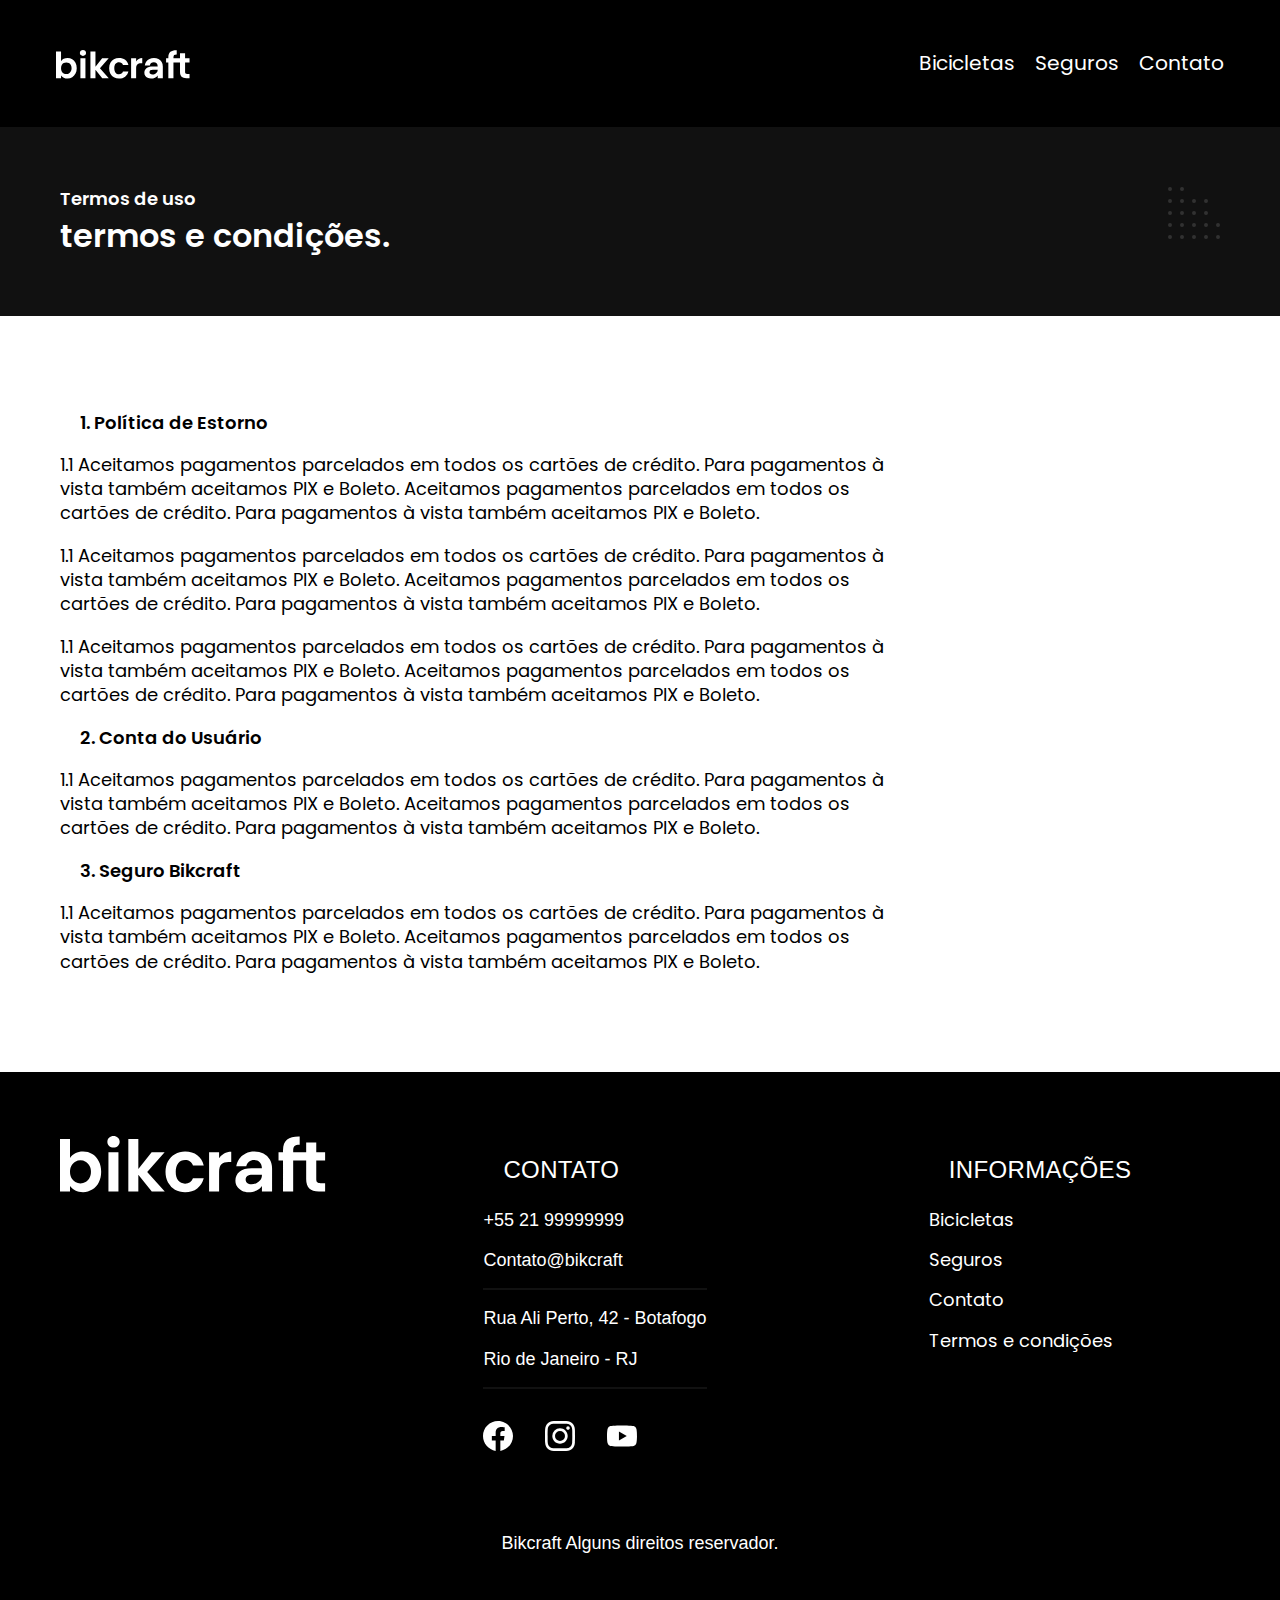
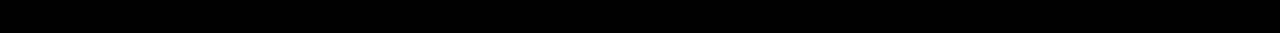
<file: termos.html>
<!DOCTYPE html>
<html lang="pt-br">

<head>
    <meta charset="UTF-8">
    <meta http-equiv="X-UA-Compatible" content="IE=edge">
    <meta name="viewport" content="width=device-width, initial-scale=1.0">
    <meta name="description" content="Termos e condições">
    <link rel="shortcut icon" href="img/favicon.svg" type="image/x-icon">
    <link rel="preload" href="style/style.min.css" as="style">
    <link rel="stylesheet" href="style/style.min.css">
    <title>Termos e Condições | Bikcraft</title>
    <script>
        document.documentElement.classList.add("js")
    </script>
</head>

<body id="termos">
    <header class="header">
        <div class="header-content container">
            <a href="./index.html">
                <img src="img/bikcraft.svg" alt="bikcraft" width="136" height="52">
            </a>
            <nav aria-label="principal">
                <ul class="menu font-1-m ul-format">
                    <li><a href="bicicletas.html">Bicicletas</a></li>
                    <li><a href="seguros.html">Seguros</a></li>
                    <li><a href="contato.html">Contato</a></li>
                </ul>
            </nav>
        </div>
    </header>
    <main>
        <div class=" titulo-bg">
            <div class="titulo container">
                <p class="font-1-m-b">Termos de uso</p>
                <h1 class="font-1-xl">termos e condições<span>.</span></h2>
            </div>
        </div>
        <div class="termos-info container font-1-m">
            <h2 class="font-1-m-b">1. Política de Estorno</h2>

            <p>1.1 Aceitamos pagamentos parcelados em todos os cartões de crédito. Para pagamentos à vista também aceitamos PIX e Boleto. Aceitamos pagamentos parcelados em todos os cartões de crédito. Para pagamentos à vista também aceitamos PIX e Boleto.</p>
            <p>1.1 Aceitamos pagamentos parcelados em todos os cartões de crédito. Para pagamentos à vista também aceitamos PIX e Boleto. Aceitamos pagamentos parcelados em todos os cartões de crédito. Para pagamentos à vista também aceitamos PIX e Boleto.</p>
            <p>1.1 Aceitamos pagamentos parcelados em todos os cartões de crédito. Para pagamentos à vista também aceitamos PIX e Boleto. Aceitamos pagamentos parcelados em todos os cartões de crédito. Para pagamentos à vista também aceitamos PIX e Boleto.</p>

            <h2 class="font-1-m-b">2. Conta do Usuário</h2>

            <p>1.1 Aceitamos pagamentos parcelados em todos os cartões de crédito. Para pagamentos à vista também aceitamos PIX e Boleto. Aceitamos pagamentos parcelados em todos os cartões de crédito. Para pagamentos à vista também aceitamos PIX e Boleto.</p>

            <h2 class="font-1-m-b">3. Seguro Bikcraft</h2>

            <p>1.1 Aceitamos pagamentos parcelados em todos os cartões de crédito. Para pagamentos à vista também aceitamos PIX e Boleto. Aceitamos pagamentos parcelados em todos os cartões de crédito. Para pagamentos à vista também aceitamos PIX e Boleto.</p>

        </div>
    </main>

    <footer class="footer-bg">
        <div class="footer container">
            <img src="img/bikcraft.svg" alt="bikcraft" width="136" height="52">
            <div class="contato">
                <h2 class="font-2-l-b">Contato</h2>
                <ul class="contato-info font-2-m ul-format">
                    <li><a href="tel:+55219999999">+55 21 99999999</a></li>
                    <li><a href="mailto:contato@bikcraft">Contato@bikcraft</a></li>
                    <li><a href="">Rua Ali Perto, 42 - Botafogo</a></li>
                    <li>Rio de Janeiro - RJ</li>
                </ul>
                <div class="footer-redes">
                    <a href=""><img src="img/redes/facebook.svg" alt="facebook" width="32" height="32"></a>
                    <a href=""><img src="img/redes/instagram.svg" alt="instagram" width="32" height="32"></a>
                    <a href=""><img src="img/redes/youtube.svg" alt="youtube" width="32" height="32"></a>
                </div>
            </div>
            <div class="informações">
                <h2 class="font-2-l-b">Informações</h2>
                <nav>
                    <ul class="font-1-m ul-format">
                        <li><a href="bicicletas.html">Bicicletas</a></li>
                        <li><a href="seguros.html">Seguros</a></li>
                        <li><a href="contato.html">Contato</a></li>
                        <li><a href="termos.html">Termos e condições</a></li>
                    </ul>
                </nav>
            </div>
            <p class="font-2-m">Bikcraft Alguns direitos reservador.</p>
        </div>
    </footer>
    <script src="./js/script.js"></script>
</body>

</html>
</file>
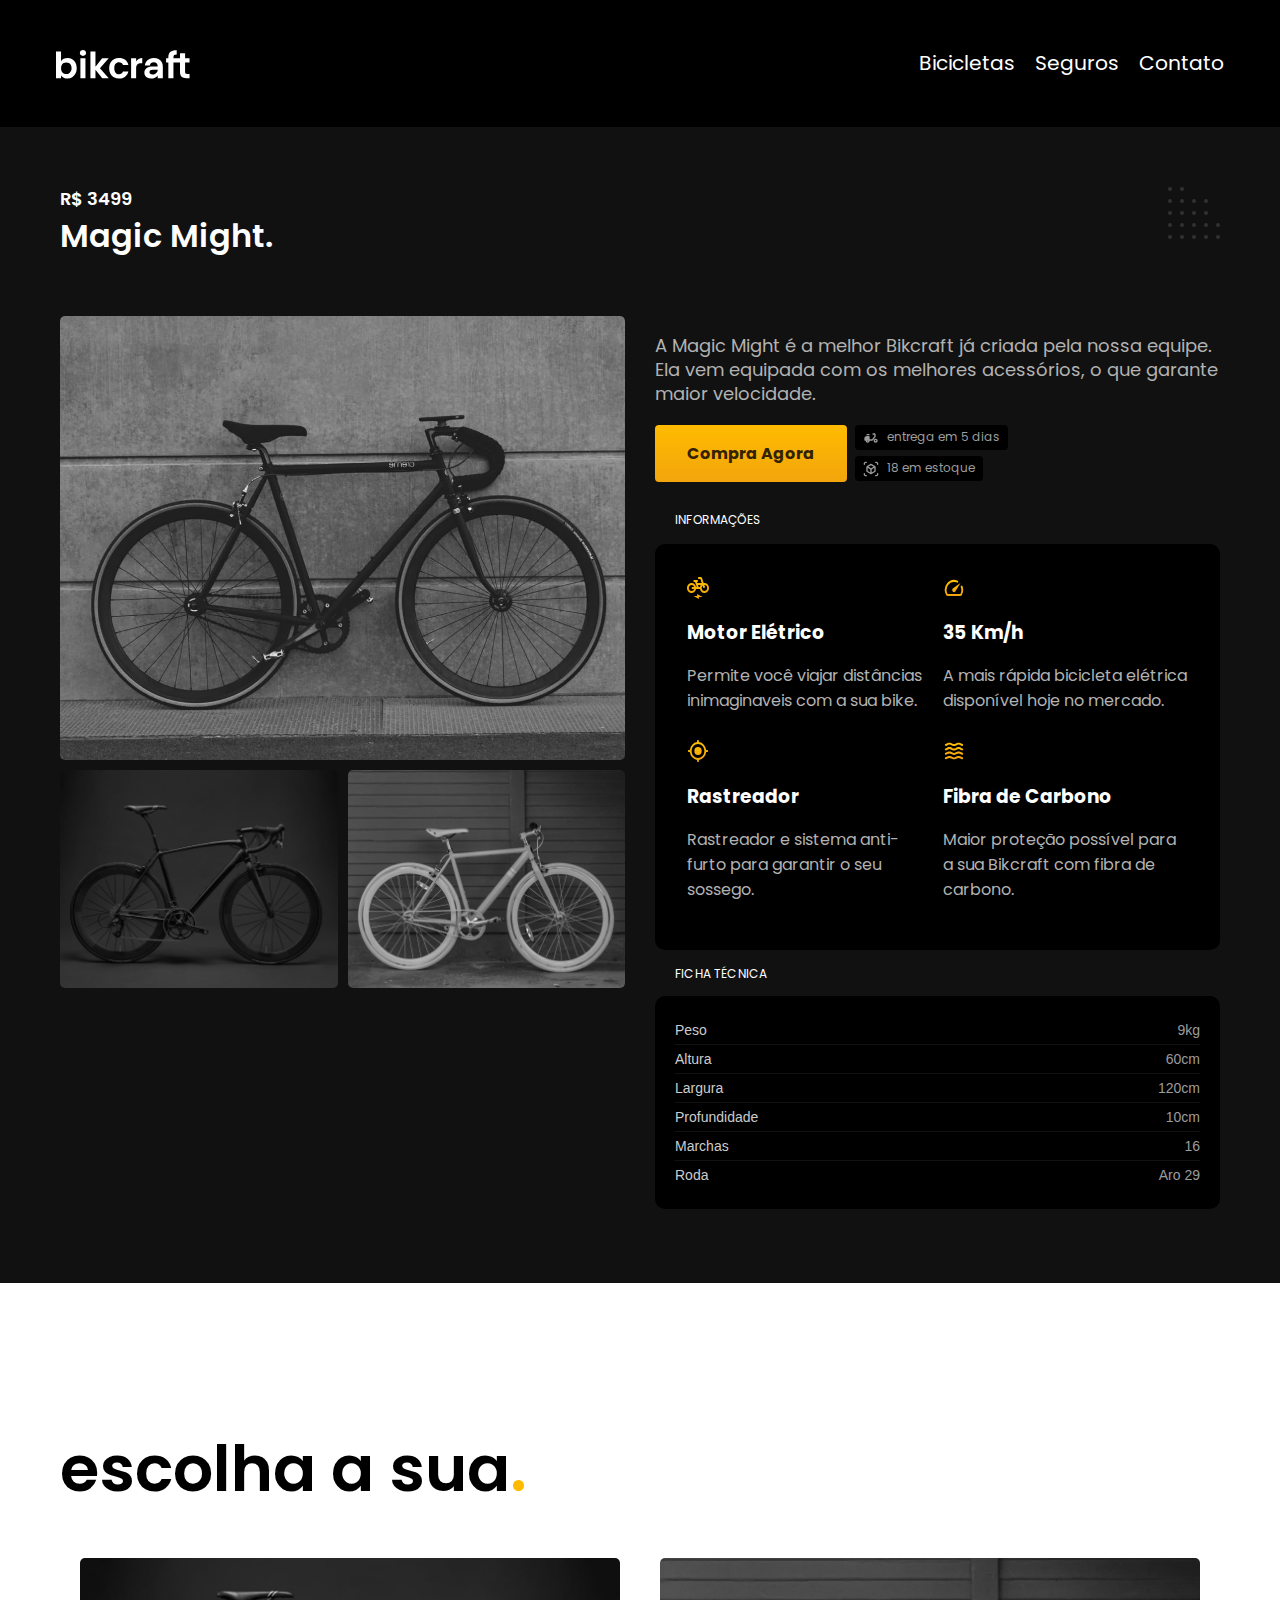
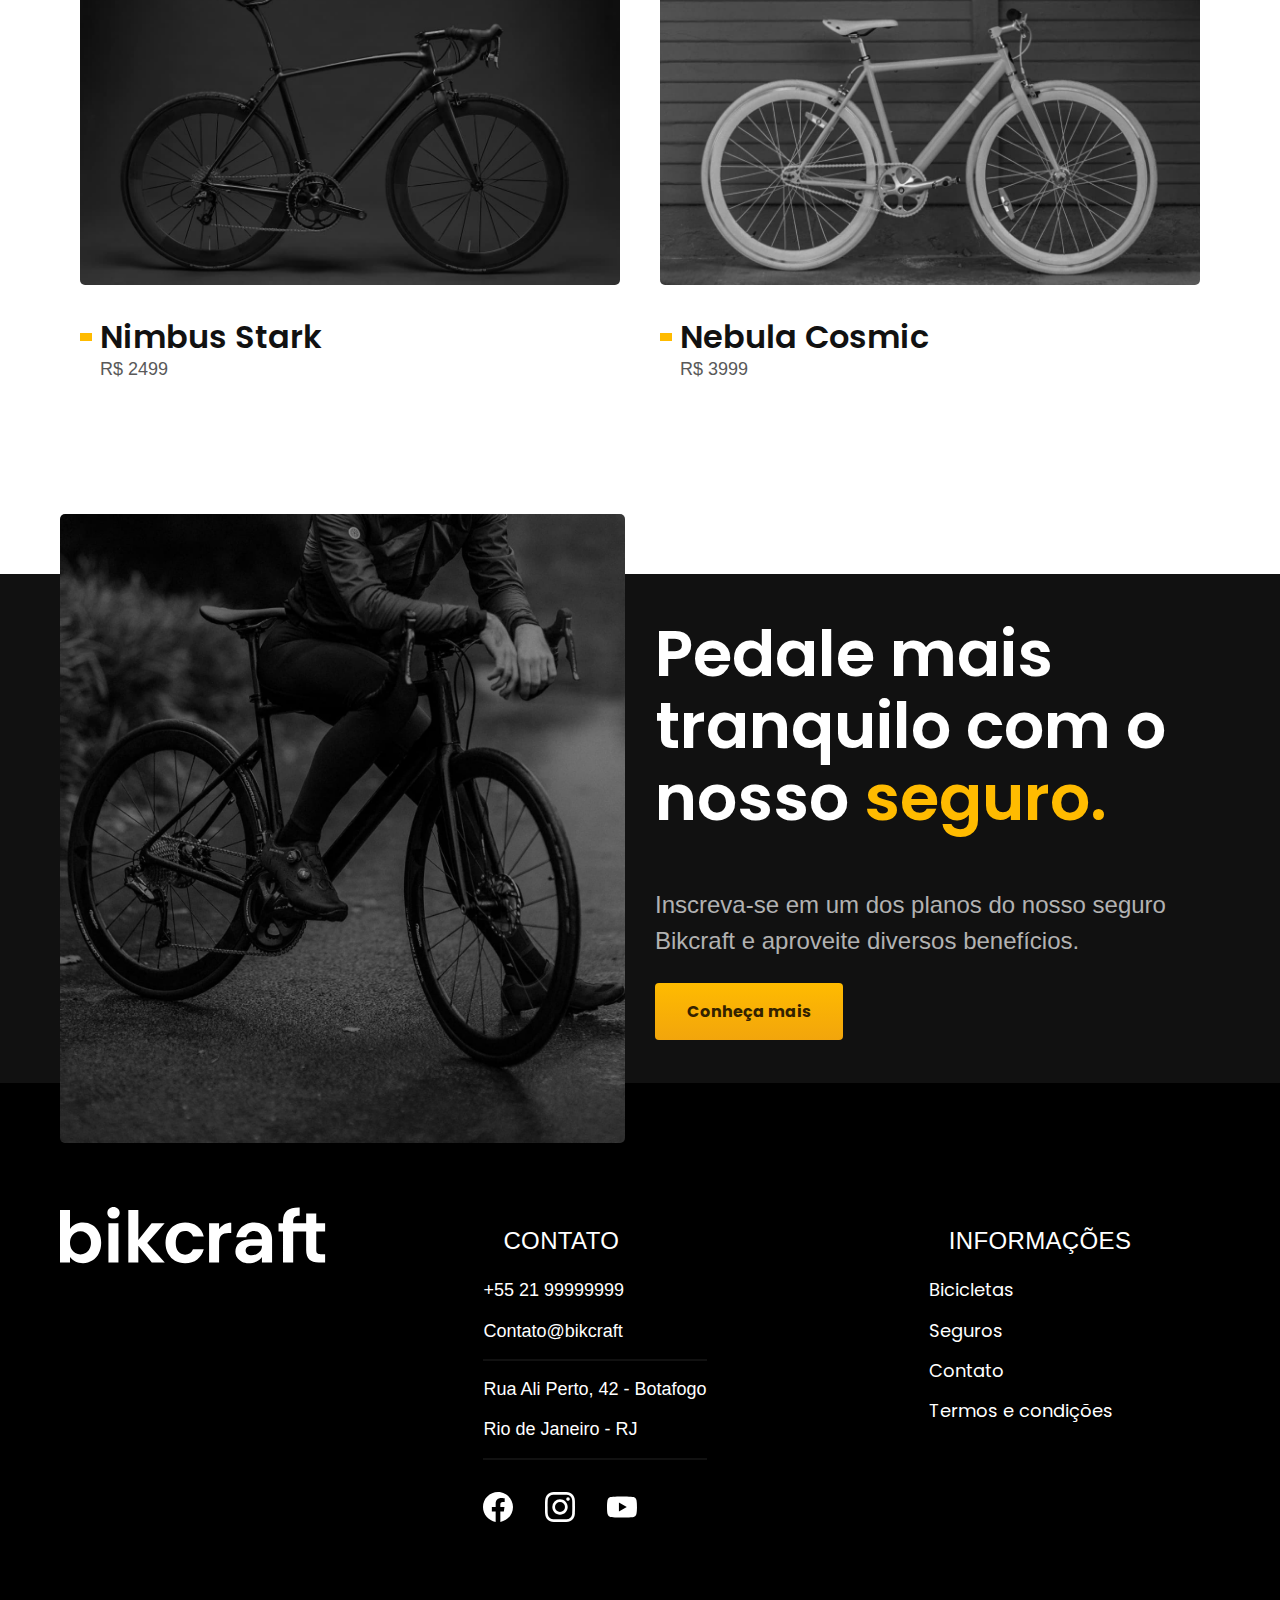
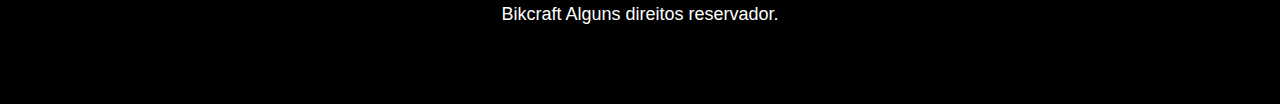
<file: bicicletas/magic.html>
<!DOCTYPE html>
<html lang="pt-br">

<head>
    <meta charset="UTF-8">
    <meta http-equiv="X-UA-Compatible" content="IE=edge">
    <meta name="viewport" content="width=device-width, initial-scale=1.0">
    <meta name="description" content="Termos e condições">
    <link rel="shortcut icon" href="../img/favicon.svg" type="image/x-icon">
    <link rel="stylesheet" href="../style/style.min.css">
    <title>MAGIC-MIGHT | Bikcraft</title>
    <script>
        document.documentElement.classList.add("js")
    </script>
</head>

<body>
    <header class="header">
        <div class="header-content container">
            <a href="../index.html">
                <img src="../img/bikcraft.svg" alt="bikcraft" width="136" height="52">
            </a>
            <nav aria-label="principal">
                <ul class="menu font-1-m ul-format">
                    <li><a href="../bicicletas.html">Bicicletas</a></li>
                    <li><a href="../seguros.html">Seguros</a></li>
                    <li><a href="../contato.html">Contato</a></li>
                </ul>
            </nav>
        </div>
    </header>
    <main>
        <div class=" titulo-bg">
            <div class="titulo container">
                <p class="font-1-m-b">R$ 3499</p>
                <h1 class="font-1-xl">Magic Might<span>.</span></h2>
            </div>
        </div>
        <div class="bicicleta-bg">
            <div class="bicicleta container">
                <div class="bicicleta-imagens">
                    <img src="../img/bicicleta/nimbus2.jpg" alt="bicicleta magic" width="1120" height="880">
                    <img src="../img/bicicleta/nimbus1.jpg" alt="bicicleta nimbus" width="1120" height="880">
                    <img src="../img/bicicleta/nimbus3.jpg" alt="bicicleta nebula" width="1120" height="880">
                </div>
                <div class="bicicleta-conteudo">
                    <p class="font-1-m">A Magic Might é a melhor Bikcraft já criada pela nossa equipe. Ela vem equipada com os melhores acessórios, o que garante maior velocidade.</p>
                    <div class="bicicleta-comprar">
                        <a href="../orcamento.html?tipo=bikcraft&produto=magic" class="botao">Compra Agora</a>
                        <span class="font-1-xs"><img src="../img/icones/entrega.svg" alt="entrega" width="16" height="16">entrega em 5 dias</span>
                        <span class="font-1-xs"><img src="../img/icones/estoque.svg" alt="estoque" width="16" height="16">18 em estoque</span>
                    </div>

                    <h2 class="font-1-xs">Informações</h2>
                    <ul class="bicicleta-info">
                        <li>
                            <img src="../img/icones/eletrica.svg" alt="bicicleta eletrica">
                            <h3>Motor Elétrico</h3>
                            <p>Permite você viajar distâncias inimaginaveis com a sua bike.</p>
                        </li>
                        <li>
                            <img src="../img/icones/velocidade.svg" alt="">
                            <h3>35 Km/h</h3>
                            <p>A mais rápida bicicleta elétrica disponível hoje no mercado.</p>
                        </li>
                        <li>
                            <img src="../img/icones/rastreador.svg" alt="">
                            <h3>Rastreador</h3>
                            <p>Rastreador e sistema anti-furto para garantir o seu sossego.</p>
                        </li>
                        <li>
                            <img src="../img/icones/carbono.svg" alt="">
                            <h3>Fibra de Carbono</h3>
                            <p>Maior proteção possível para a sua Bikcraft com fibra de carbono.</p>
                        </li>
                    </ul>

                    <h2 class="font-1-xs">Ficha técnica</h2>
                    <ul class="bicicleta-ficha font-2-xs ul-format">
                        <li>Peso<span>9kg</span></li>
                        <li>Altura<span>60cm</span></li>
                        <li>Largura<span>120cm</span></li>
                        <li>Profundidade<span>10cm</span></li>
                        <li>Marchas<span>16</span></li>
                        <li>Roda<span>Aro 29</span></li>
                    </ul>
                </div>
            </div>
        </div>
    </main>
    <article class="conteudo02">
        <h2 class="font-1-xxl container">escolha a sua<span>.</span></h2>
        <div class="box-list-bike container">
            <ul class="list-bike ul-format">
                <li>
                    <a href="./nimbusstark.html">
                        <img src="../img/bicicletas/nimbus.jpg" alt="magic-might" width="1120" height="680">
                        <h3 class="font-1-xl">Nimbus Stark</h3>
                        <span class="font-2-m">R$ 2499</span>
                    </a>
                </li>
                <li>
                    <a href="./nebula.html">
                        <img src="../img/bicicletas/nebula.jpg" alt="" width="1120" height="680">
                        <h3 class="font-1-xl">Nebula Cosmic</h3>
                        <span class="font-2-m">R$ 3999</span>
                    </a>
                </li>
            </ul>
        </div>
    </article>

    <article class="seguro-bicicleta-bg">
        <div class="seguro-bicicleta container">
            <img src="../img/fotos/seguros.jpg" alt="garato bicicleta">
            <div class="seguro-bicicleta-info">
                <h2 class="font-1-xxl">Pedale mais tranquilo com o nosso <span>seguro.</span></h2>
                <p class="font-2-l">Inscreva-se em um dos planos do nosso seguro Bikcraft e aproveite diversos benefícios.</p>
                <a href="../bicicletas.html" class="botao">Conheça mais</a>
            </div>
        </div>
    </article>

    <footer class="footer-bg">
        <div class="footer container">
            <img src="../img/bikcraft.svg" alt="bikcraft" width="136" height="52">
            <div class="contato">
                <h2 class="font-2-l-b">Contato</h2>
                <ul class="contato-info font-2-m ul-format">
                    <li><a href="tel:+55219999999">+55 21 99999999</a></li>
                    <li><a href="mailto:contato@bikcraft">Contato@bikcraft</a></li>
                    <li><a href="./">Rua Ali Perto, 42 - Botafogo</a></li>
                    <li>Rio de Janeiro - RJ</li>
                </ul>
                <div class="footer-redes">
                    <a href="./"><img src="../img/redes/facebook.svg" alt="facebook" width="32" height="32"></a>
                    <a href="./"><img src="../img/redes/instagram.svg" alt="instagram" width="32" height="32"></a>
                    <a href="./"><img src="../img/redes/youtube.svg" alt="youtube" width="32" height="32"></a>
                </div>
            </div>
            <div class="informações">
                <h2 class="font-2-l-b">Informações</h2>
                <nav>
                    <ul class="font-1-m ul-format">
                        <li><a href="../bicicletas.html">Bicicletas</a></li>
                        <li><a href="../seguros.html">Seguros</a></li>
                        <li><a href="../contato.html">Contato</a></li>
                        <li><a href="../termos.html">Termos e condições</a></li>
                    </ul>
                </nav>
            </div>
            <p class="font-2-m">Bikcraft Alguns direitos reservador.</p>
        </div>
    </footer>
    <script src="../js/script.js"></script>

</body>

</html>
</file>
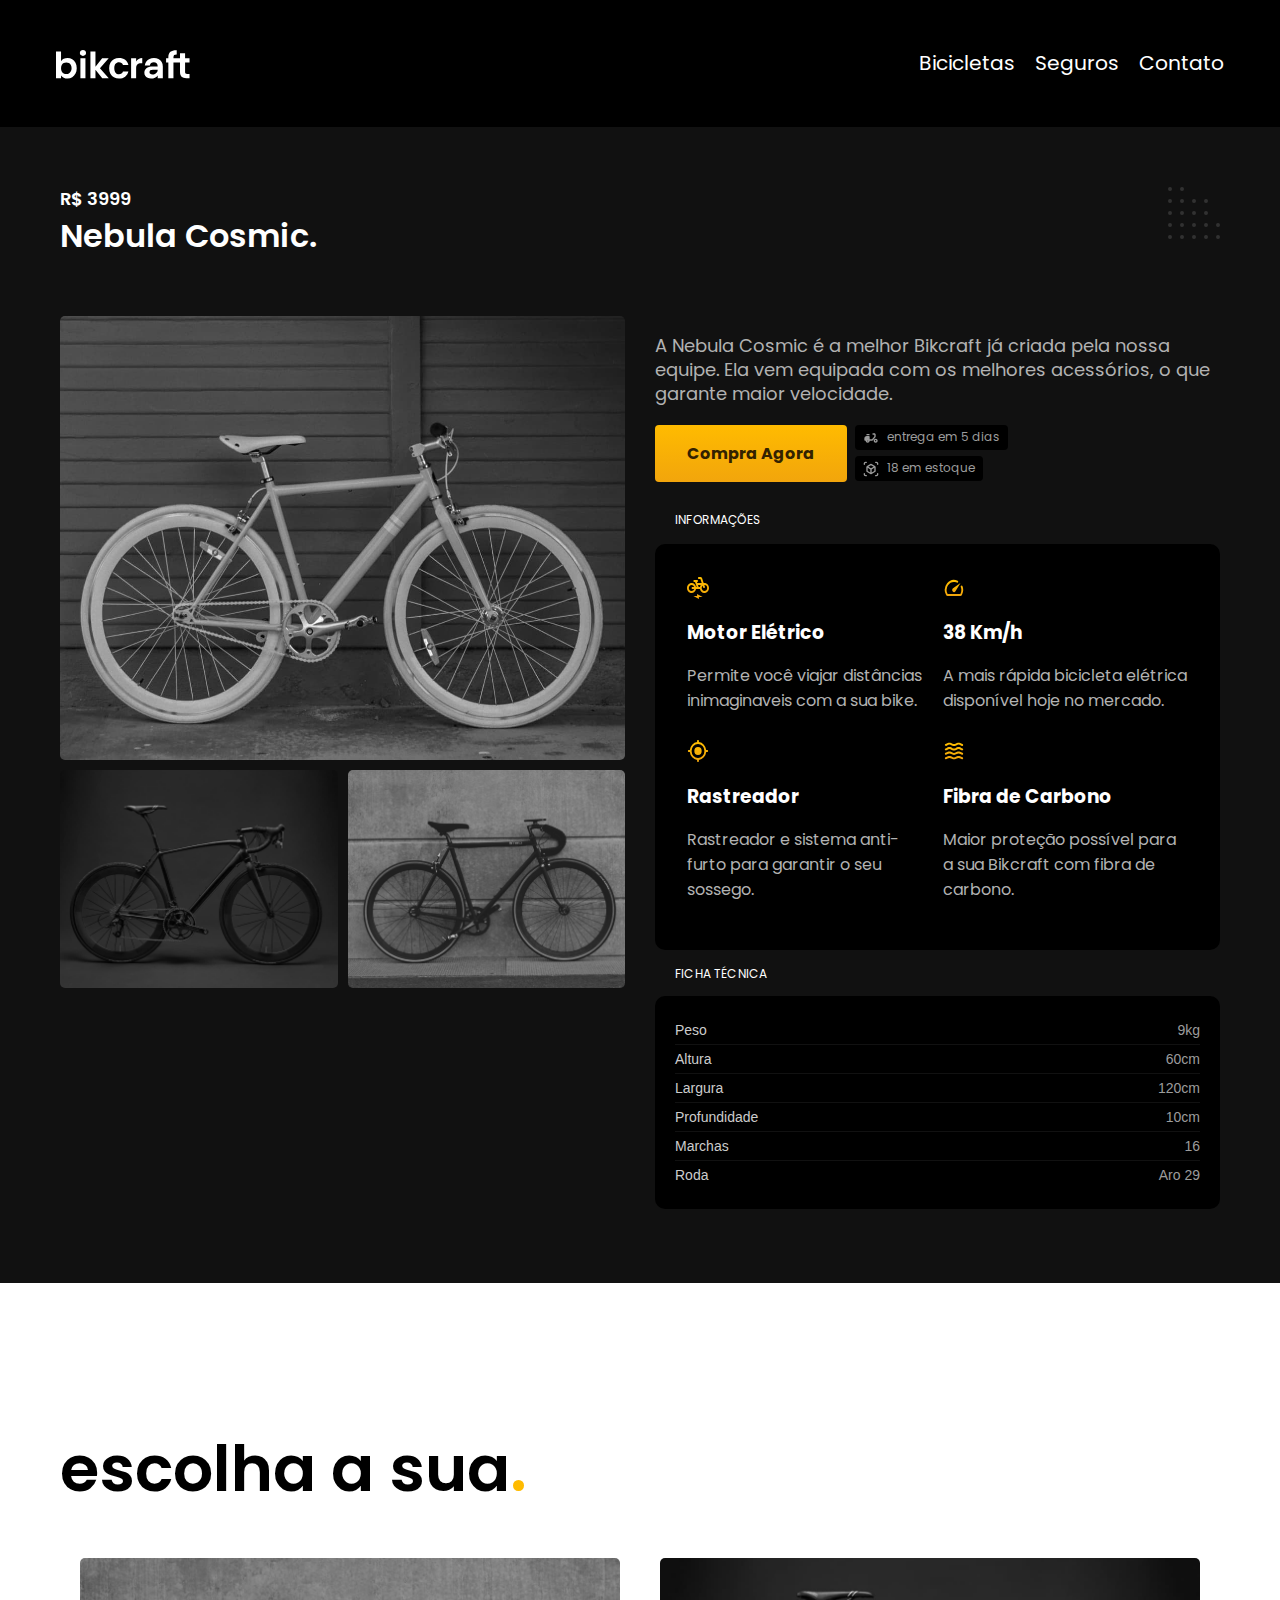
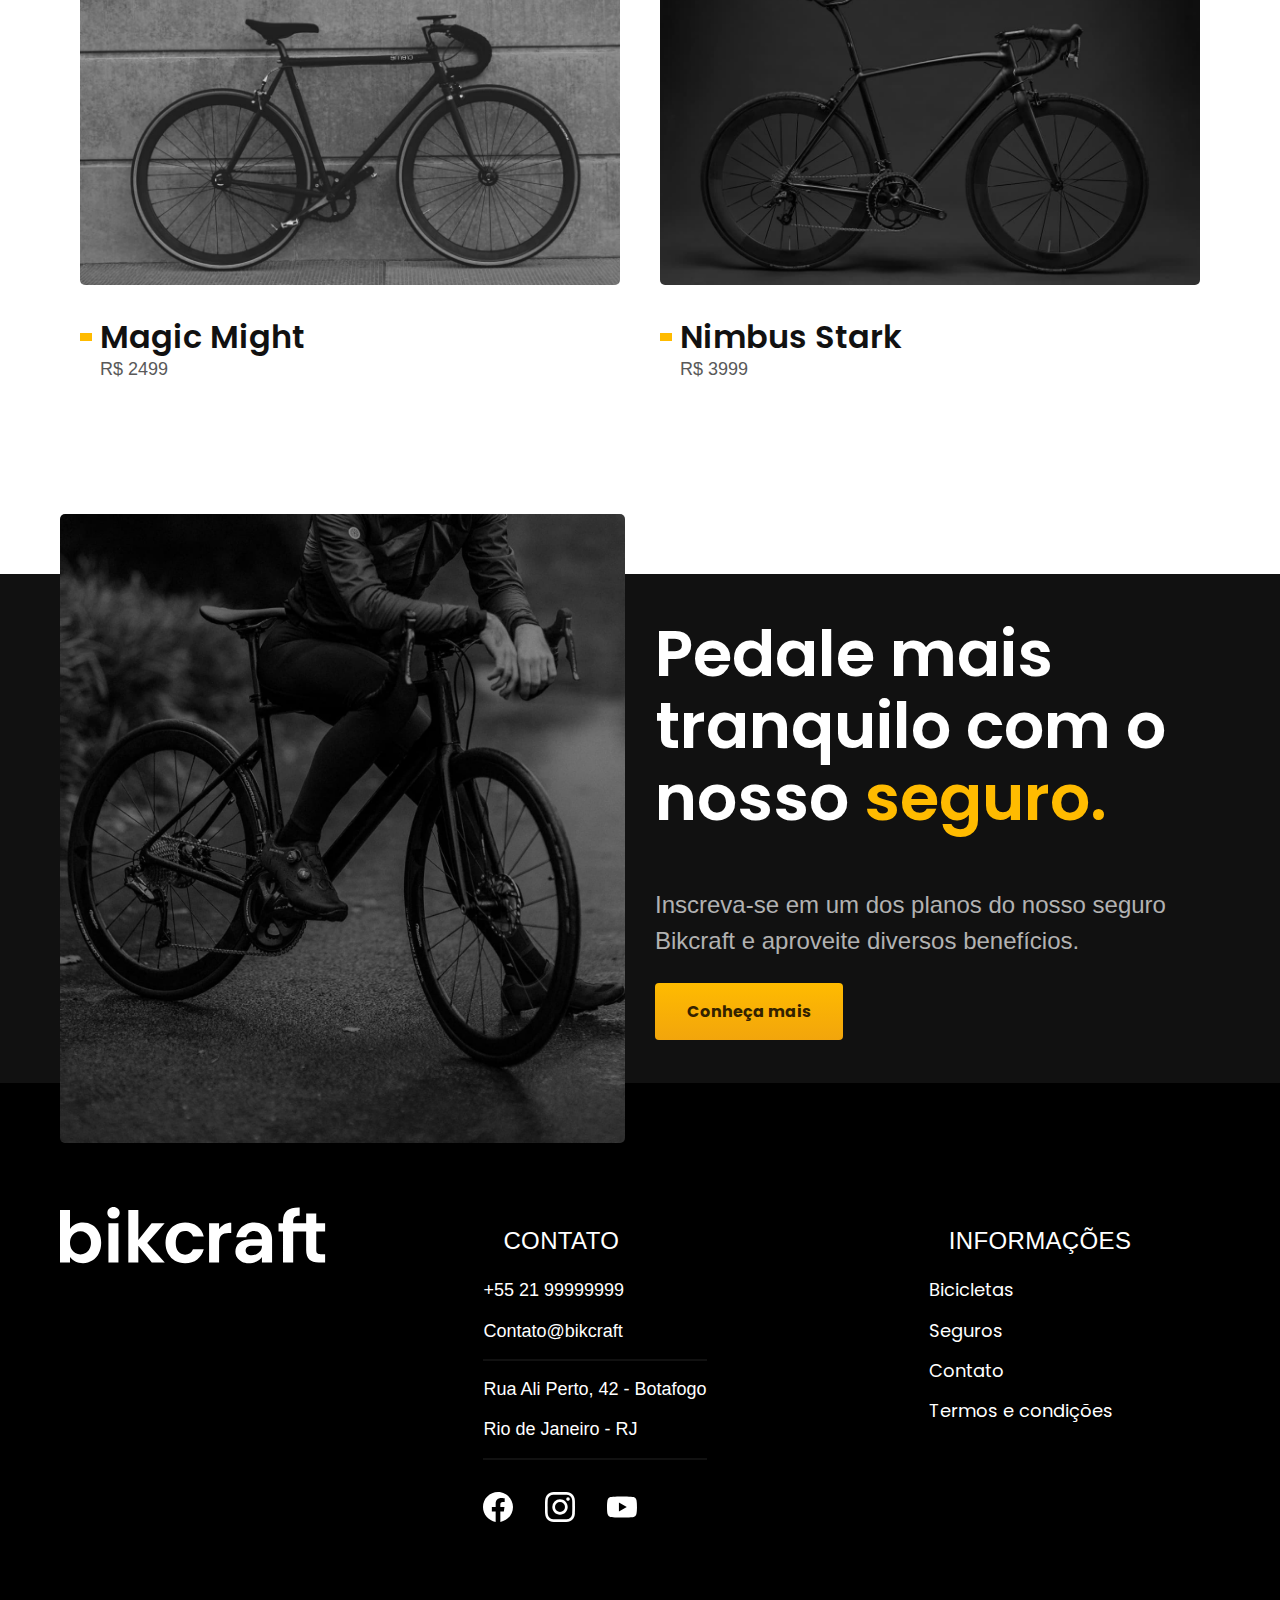
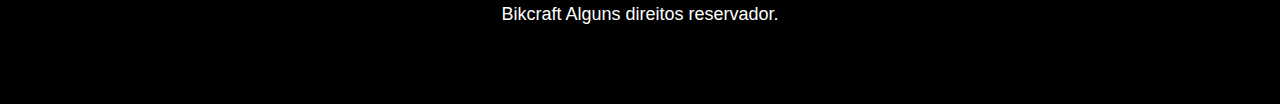
<file: bicicletas/nebula.html>
<!DOCTYPE html>
<html lang="pt-br">

<head>
    <meta charset="UTF-8">
    <meta http-equiv="X-UA-Compatible" content="IE=edge">
    <meta name="viewport" content="width=device-width, initial-scale=1.0">
    <meta name="description" content="Termos e condições">
    <link rel="shortcut icon" href="../img/favicon.svg" type="image/x-icon">
    <link rel="stylesheet" href="../style/style.min.css">
    <title>NEBULA COSMIC | Bikcraft</title>
    <script>
        document.documentElement.classList.add("js")
    </script>
</head>

<body>
    <header class="header">
        <div class="header-content container">
            <a href="../index.html">
                <img src="../img/bikcraft.svg" alt="bikcraft" width="136" height="32">
            </a>
            <nav aria-label="principal">
                <ul class="menu font-1-m ul-format">
                    <li><a href="../bicicletas.html">Bicicletas</a></li>
                    <li><a href="../seguros.html">Seguros</a></li>
                    <li><a href="../contato.html">Contato</a></li>
                </ul>
            </nav>
        </div>
    </header>
    <main>
        <div class=" titulo-bg">
            <div class="titulo container">
                <p class="font-1-m-b">R$ 3999</p>
                <h1 class="font-1-xl">Nebula Cosmic<span>.</span></h2>
            </div>
        </div>
        <div class="bicicleta-bg">
            <div class="bicicleta container">
                <div class="bicicleta-imagens">
                    <img src="../img/bicicleta/nimbus3.jpg" alt="bicicleta nebula" width="1120" height="880">
                    <img src="../img/bicicleta/nimbus1.jpg" alt="bicicleta nimbus" width="1120" height="880">
                    <img src="../img/bicicleta/nimbus2.jpg" alt="bicicleta magic" width="1120" height="880">
                </div>
                <div class="bicicleta-conteudo">
                    <p class="font-1-m">A Nebula Cosmic é a melhor Bikcraft já criada pela nossa equipe. Ela vem equipada com os melhores acessórios, o que garante maior velocidade.</p>
                    <div class="bicicleta-comprar">
                        <a href="../orcamento.html?tipo=bikcraft&produto=nebula" class="botao">Compra Agora</a>
                        <span class="font-1-xs"><img src="../img/icones/entrega.svg" alt="entrega" width="16" height="16">entrega em 5 dias</span>
                        <span class="font-1-xs"><img src="../img/icones/estoque.svg" alt="estoque" width="16" height="16">18 em estoque</span>
                    </div>

                    <h2 class="font-1-xs">Informações</h2>
                    <ul class="bicicleta-info">
                        <li>
                            <img src="../img/icones/eletrica.svg" alt="bicicleta eletrica" width="32" height="32">
                            <h3>Motor Elétrico</h3>
                            <p>Permite você viajar distâncias inimaginaveis com a sua bike.</p>
                        </li>
                        <li>
                            <img src="../img/icones/velocidade.svg" alt="velocidade" width="32" height="32">
                            <h3>38 Km/h</h3>
                            <p>A mais rápida bicicleta elétrica disponível hoje no mercado.</p>
                        </li>
                        <li>
                            <img src="../img/icones/rastreador.svg" alt="rastreador" width="32" height="32">
                            <h3>Rastreador</h3>
                            <p>Rastreador e sistema anti-furto para garantir o seu sossego.</p>
                        </li>
                        <li>
                            <img src="../img/icones/carbono.svg" alt="carbono" width="32" height="32">
                            <h3>Fibra de Carbono</h3>
                            <p>Maior proteção possível para a sua Bikcraft com fibra de carbono.</p>
                        </li>
                    </ul>

                    <h2 class="font-1-xs">Ficha técnica</h2>
                    <ul class="bicicleta-ficha font-2-xs ul-format">
                        <li>Peso<span>9kg</span></li>
                        <li>Altura<span>60cm</span></li>
                        <li>Largura<span>120cm</span></li>
                        <li>Profundidade<span>10cm</span></li>
                        <li>Marchas<span>16</span></li>
                        <li>Roda<span>Aro 29</span></li>
                    </ul>
                </div>
            </div>
        </div>
    </main>
    <article class="conteudo02">
        <h2 class="font-1-xxl container">escolha a sua<span>.</span></h2>
        <div class="box-list-bike container">
            <ul class="list-bike ul-format">
                <li>
                    <a href="./magic.html">
                        <img src="../img/bicicletas/magic.jpg" alt="magic-might" width="1120" height="880">
                        <h3 class="font-1-xl">Magic Might</h3>
                        <span class="font-2-m">R$ 2499</span>
                    </a>
                </li>
                <li>
                    <a href="./nimbusstark.html">
                        <img src="../img/bicicletas/nimbus.jpg" alt="" width="1120" height="880">
                        <h3 class="font-1-xl">Nimbus Stark</h3>
                        <span class="font-2-m">R$ 3999</span>
                    </a>
                </li>
            </ul>
        </div>
    </article>

    <article class="seguro-bicicleta-bg">
        <div class="seguro-bicicleta container">
            <img src="../img/fotos/seguros.jpg" alt="garato bicicleta" width="1360" height="1512">
            <div class="seguro-bicicleta-info">
                <h2 class="font-1-xxl">Pedale mais tranquilo com o nosso <span>seguro.</span></h2>
                <p class="font-2-l">Inscreva-se em um dos planos do nosso seguro Bikcraft e aproveite diversos benefícios.</p>
                <a href="../bicicletas.html" class="botao">Conheça mais</a>
            </div>
        </div>
    </article>

    <footer class="footer-bg">
        <div class="footer container">
            <img src="../img/bikcraft.svg" alt="bikcraft" width="136" height="52">
            <div class="contato">
                <h2 class="font-2-l-b">Contato</h2>
                <ul class="contato-info font-2-m ul-format">
                    <li><a href="tel:+55219999999">+55 21 99999999</a></li>
                    <li><a href="mailto:contato@bikcraft">Contato@bikcraft</a></li>
                    <li><a href="./">Rua Ali Perto, 42 - Botafogo</a></li>
                    <li>Rio de Janeiro - RJ</li>
                </ul>
                <div class="footer-redes">
                    <a href="./"><img src="../img/redes/facebook.svg" alt="facebook" width="32" height="32"></a>
                    <a href="./"><img src="../img/redes/instagram.svg" alt="instagram" width="32" height="32"></a>
                    <a href="./"><img src="../img/redes/youtube.svg" alt="youtube" width="32" height="32"></a>
                </div>
            </div>
            <div class="informações">
                <h2 class="font-2-l-b">Informações</h2>
                <nav>
                    <ul class="font-1-m ul-format">
                        <li><a href="../bicicletas.html">Bicicletas</a></li>
                        <li><a href="../seguros.html">Seguros</a></li>
                        <li><a href="../contato.html">Contato</a></li>
                        <li><a href="../termos.html">Termos e condições</a></li>
                    </ul>
                </nav>
            </div>
            <p class="font-2-m">Bikcraft Alguns direitos reservador.</p>
        </div>
    </footer>
    <script src="../js/script.js"></script>
</body>


</html>
</file>
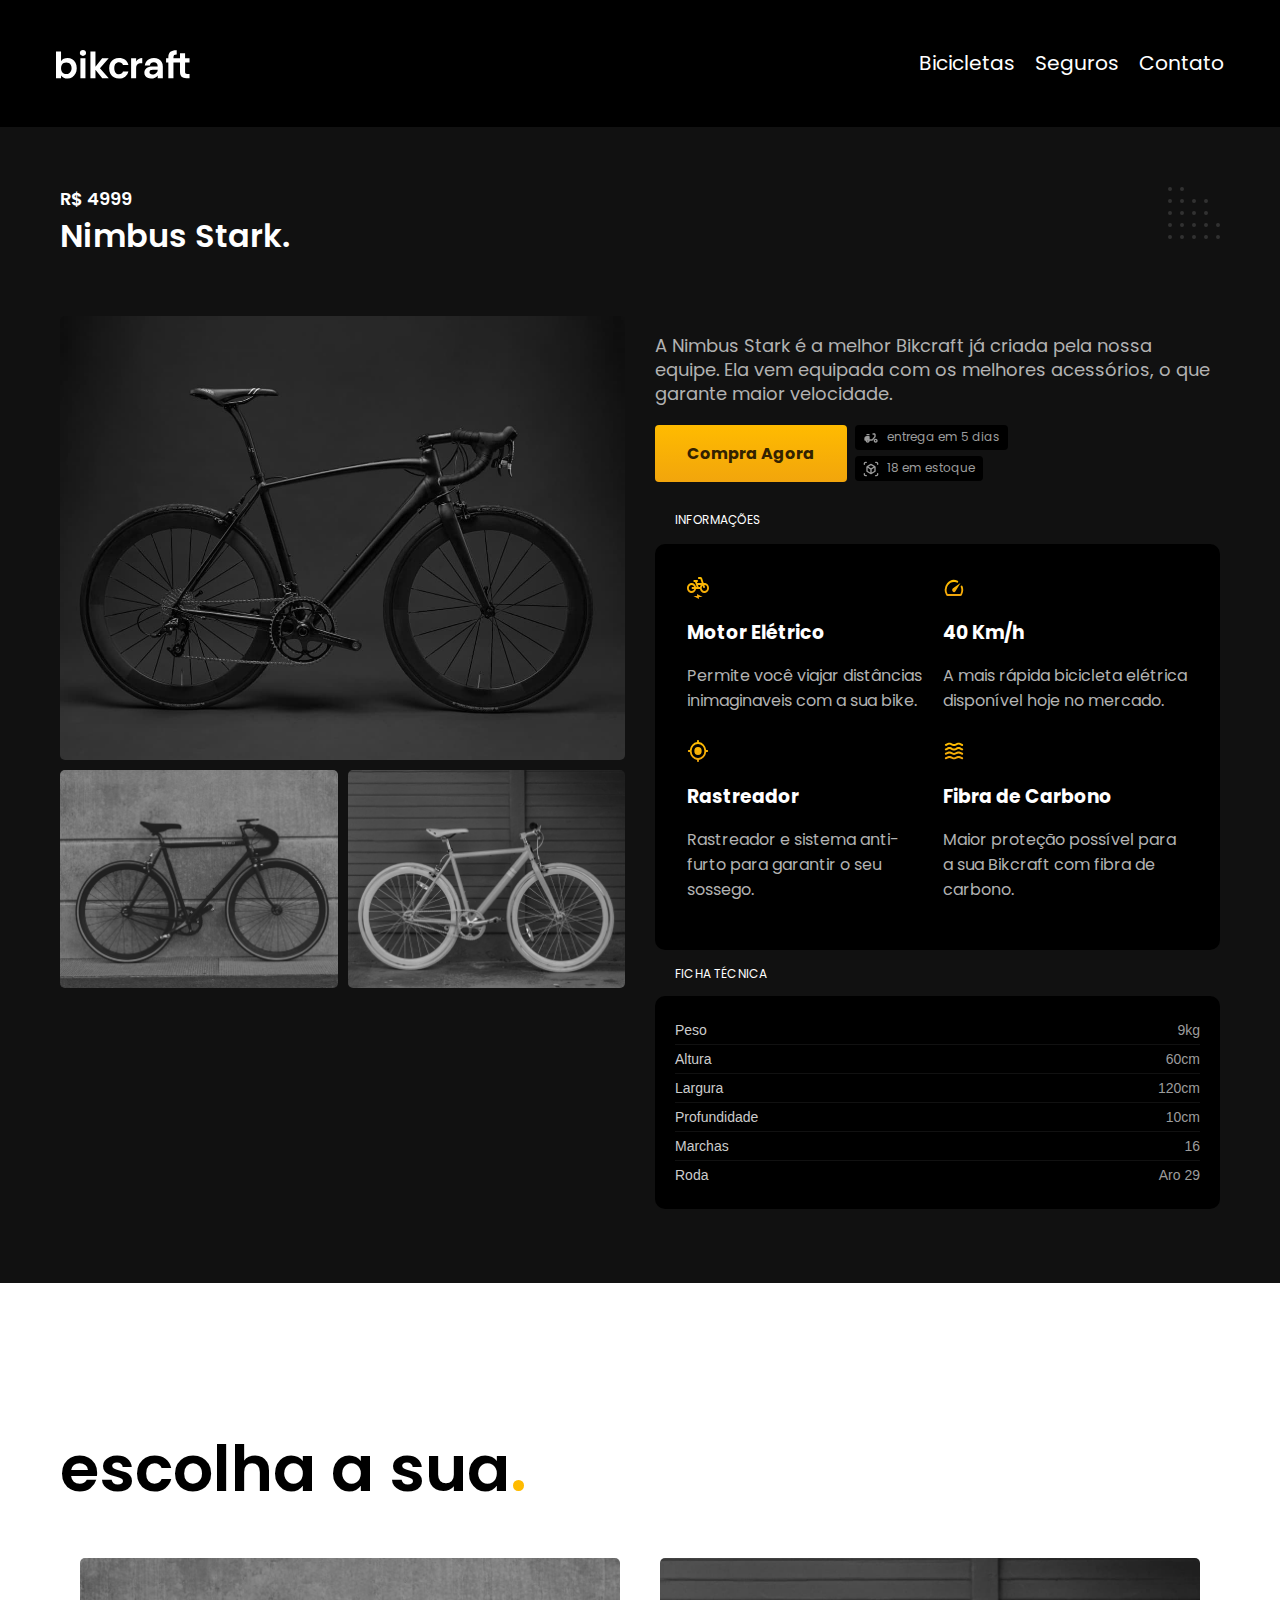
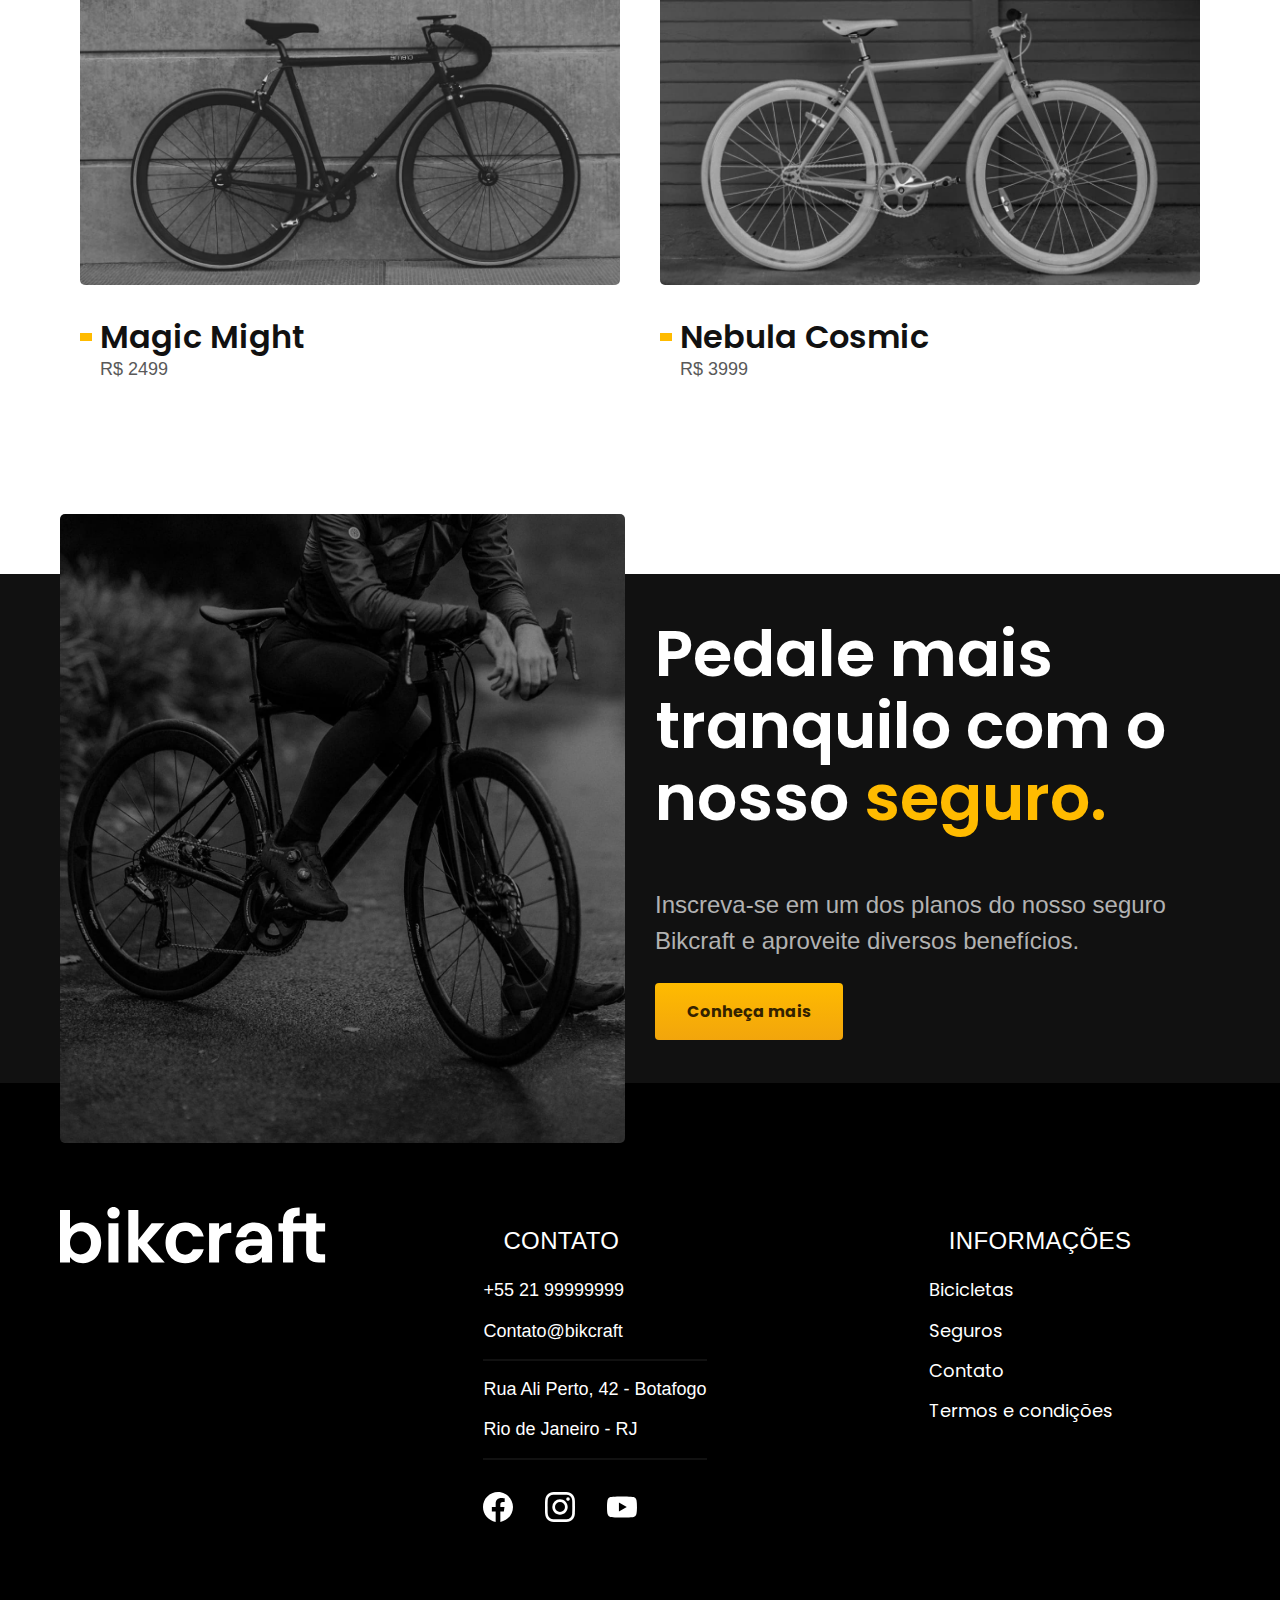
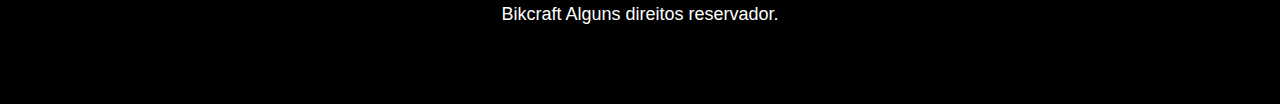
<file: bicicletas/nimbusstark.html>
<!DOCTYPE html>
<html lang="pt-br">

<head>
    <meta charset="UTF-8">
    <meta http-equiv="X-UA-Compatible" content="IE=edge">
    <meta name="viewport" content="width=device-width, initial-scale=1.0">
    <meta name="description" content="Termos e condições">
    <link rel="shortcut icon" href="../img/favicon.svg" type="image/x-icon">
    <link rel="stylesheet" href="../style/style.min.css">
    <title>Nimbus Stark | Bikcraft</title>
    <script>
        document.documentElement.classList.add("js")
    </script>
</head>

<body>
    <header class="header">
        <div class="header-content container">
            <a href="../index.html">
                <img src="../img/bikcraft.svg" alt="bikcraft" width="136" height="52">
            </a>
            <nav aria-label="principal">
                <ul class="menu font-1-m ul-format">
                    <li><a href="../bicicletas.html">Bicicletas</a></li>
                    <li><a href="../seguros.html">Seguros</a></li>
                    <li><a href="../contato.html">Contato</a></li>
                </ul>
            </nav>
        </div>
    </header>
    <main>
        <div class=" titulo-bg">
            <div class="titulo container">
                <p class="font-1-m-b">R$ 4999</p>
                <h1 class="font-1-xl">Nimbus Stark<span>.</span></h2>
            </div>
        </div>
        <div class="bicicleta-bg">
            <div class="bicicleta container">
                <div class="bicicleta-imagens">
                    <img src="../img/bicicleta/nimbus1.jpg" alt="bicicleta nimbus" width="1120" height="880">
                    <img src="../img/bicicleta/nimbus2.jpg" alt="bicicleta magic" width="1120" height="880">
                    <img src="../img/bicicleta/nimbus3.jpg" alt="bicicleta magic" width="1120" height="880">
                </div>
                <div class="bicicleta-conteudo">
                    <p class="font-1-m">A Nimbus Stark é a melhor Bikcraft já criada pela nossa equipe. Ela vem equipada com os melhores acessórios, o que garante maior velocidade.</p>
                    <div class="bicicleta-comprar">
                        <a href="../orcamento.html?tipo=bikcraft&produto=nimbus" class="botao">Compra Agora</a>
                        <span class="font-1-xs"><img src="../img/icones/entrega.svg" alt="entrega" width="16" height="16">entrega em 5 dias</span>
                        <span class="font-1-xs"><img src="../img/icones/estoque.svg" alt="estoque" width="16" height="16">18 em estoque</span>
                    </div>

                    <h2 class="font-1-xs">Informações</h2>
                    <ul class="bicicleta-info">
                        <li>
                            <img src="../img/icones/eletrica.svg" alt="bicicleta eletrica" width="32" height="32">
                            <h3>Motor Elétrico</h3>
                            <p>Permite você viajar distâncias inimaginaveis com a sua bike.</p>
                        </li>
                        <li>
                            <img src="../img/icones/velocidade.svg" alt="velocidade" width="32" height="32">
                            <h3>40 Km/h</h3>
                            <p>A mais rápida bicicleta elétrica disponível hoje no mercado.</p>
                        </li>
                        <li>
                            <img src="../img/icones/rastreador.svg" alt="rastreador" width="32" height="32">
                            <h3>Rastreador</h3>
                            <p>Rastreador e sistema anti-furto para garantir o seu sossego.</p>
                        </li>
                        <li>
                            <img src="../img/icones/carbono.svg" alt="carbono" width="32" height="32">
                            <h3>Fibra de Carbono</h3>
                            <p>Maior proteção possível para a sua Bikcraft com fibra de carbono.</p>
                        </li>
                    </ul>

                    <h2 class="font-1-xs">Ficha técnica</h2>
                    <ul class="bicicleta-ficha font-2-xs ul-format">
                        <li>Peso<span>9kg</span></li>
                        <li>Altura<span>60cm</span></li>
                        <li>Largura<span>120cm</span></li>
                        <li>Profundidade<span>10cm</span></li>
                        <li>Marchas<span>16</span></li>
                        <li>Roda<span>Aro 29</span></li>
                    </ul>
                </div>
            </div>
        </div>
    </main>
    <article class="conteudo02">
        <h2 class="font-1-xxl container">escolha a sua<span>.</span></h2>
        <div class="box-list-bike container">
            <ul class="list-bike ul-format">
                <li>
                    <a href="./magic.html">
                        <img src="../img/bicicletas/magic.jpg" alt="magic-might" width="1120" height="880">
                        <h3 class="font-1-xl">Magic Might</h3>
                        <span class="font-2-m">R$ 2499</span>
                    </a>
                </li>
                <li>
                    <a href="./nebula.html">
                        <img src="../img/bicicletas/nebula.jpg" alt="nebula" width="1120" height="880">
                        <h3 class="font-1-xl">Nebula Cosmic</h3>
                        <span class="font-2-m">R$ 3999</span>
                    </a>
                </li>
            </ul>
        </div>
    </article>

    <article class="seguro-bicicleta-bg">
        <div class="seguro-bicicleta container">
            <img src="../img/fotos/seguros.jpg" alt="garato bicicleta" width="1360" height="1512">
            <div class="seguro-bicicleta-info">
                <h2 class="font-1-xxl">Pedale mais tranquilo com o nosso <span>seguro.</span></h2>
                <p class="font-2-l">Inscreva-se em um dos planos do nosso seguro Bikcraft e aproveite diversos benefícios.</p>
                <a href="" class="botao">Conheça mais</a>
            </div>
        </div>
    </article>

    <footer class="footer-bg">
        <div class="footer container">
            <img src="../img/bikcraft.svg" alt="bikcraft">
            <div class="contato">
                <h2 class="font-2-l-b">Contato</h2>
                <ul class="contato-info font-2-m ul-format">
                    <li><a href="tel:+55219999999">+55 21 99999999</a></li>
                    <li><a href="mailto:contato@bikcraft">Contato@bikcraft</a></li>
                    <li><a href="">Rua Ali Perto, 42 - Botafogo</a></li>
                    <li>Rio de Janeiro - RJ</li>
                </ul>
                <div class="footer-redes">
                    <a href="./"><img src="../img/redes/facebook.svg" alt="facebook" width="32" height="32"></a>
                    <a href="./"><img src="../img/redes/instagram.svg" alt="instagram" width="32" height="32"></a>
                    <a href="./"><img src="../img/redes/youtube.svg" alt="youtube" width="32" height="32"></a>
                </div>
            </div>
            <div class="informações">
                <h2 class="font-2-l-b">Informações</h2>
                <nav>
                    <ul class="font-1-m ul-format">
                        <li><a href="../bicicletas.html">Bicicletas</a></li>
                        <li><a href="../seguros.html">Seguros</a></li>
                        <li><a href="../contato.html">Contato</a></li>
                        <li><a href="../termos.html">Termos e condições</a></li>
                    </ul>
                </nav>
            </div>
            <p class="font-2-m">Bikcraft Alguns direitos reservador.</p>
        </div>
    </footer>
    <script src="../js/plugins/simple-anime.js"></script>
    <script src="../js/script.js"></script>
</body>

</html>
</file>
<file: style/style.min.css>
@import url(https://fonts.googleapis.com/css2?family=Poppins:wght@100;300;400;500;600;700;900&display=swap);body{margin:0;font-family:Poppins,sans-serif;text-decoration:none;list-style:none}a{text-decoration:none;color:inherit}ul{list-style:none}img{width:100%;height:auto;display:block}img[src$=".jpg"]{border-radius:5px}dd{margin:0}.container{max-width:1200px;box-sizing:border-box;padding-left:1.25rem;padding-right:1.25rem;margin-left:auto;margin-right:auto}.grid{display:grid;grid-template-columns:1fr 1fr}.botao{display:inline-block;background:linear-gradient(var(--p1),var(--plg));color:var(--p5);padding:16px 32px;border-radius:4px;font-weight:700;max-width:max-content;border:none;cursor:pointer}.botao:hover{background:linear-gradient(var(--p1),#e59317);transition:.1s}.botao.secundario{background:var(--c10);color:var(--w)}.botao.secundario:hover{background:var(--c11)}.botao.seta{display:flex;align-items:center}.botao.seta::after{content:"";display:inline-block;width:18px;height:10px;margin-left:12px;background:url("../img/icones/seta.svg");transition:transform .2s}.botao.seta:hover:after{transform:translateX(4px)}.ul-format{padding:0;list-style:none;text-decoration:none}.titulo-bg{padding-top:60px;padding-bottom:60px;background-color:var(--c11)}.titulo{color:var(--w);background:url("../img/dec/top-right.svg") no-repeat top right 20px}.titulo p{margin-top:0;margin-bottom:4px}.titulo h1{margin:0}@media (max-width:800px){.titulo-bg{padding-top:40px;padding-bottom:40px}.titulo p{font-size:1rem;text-transform:lowercase;font-weight:400}}:root{--c12:#000;--c11:#111;--c10:#2e2e2e;--c8:#595959;--c6:#9c9c9c;--c5:#b2b2b2;--c4:#cccccc;--c2:#ededed;--c1:#f7f7f7;--w:#fff;--p5:#332200;--p1:#ffbb00;--p2:e4a30b;--p4:#664400;--plg:#f2a50c;--font-1-xxl:600px}.js .fadeInDown{transform:translate3d(0,-20px,0)}.js .fadeInUp{transform:translate3d(0,20px,0)}.js .fadeInRight{transform:translate3d(20px,0,0)}.js .fadeInLeft{transform:translate3d(-20px,0,0)}.js [data-anime]{opacity:0}.js .anime{opacity:1;transform:none;transition:transform .8s,opacity .8s}.font-1-xs{font:400 0.75rem/1.35 Poppins,sans-serif}.font-2-xs{font:400 0.875rem/1.43 Roboto,sans-serif}.font-1-s{font:400 1rem/1.5 Poppins,sans-serif}.font-2-s{font:400 1rem/1.5 Roboto,sans-serif}.font-1-m,.font-1-m-b{font:400 1.125rem/1.35 Poppins,sans-serif}.font-1-m-b{font-weight:600}.font-2-m{font:500 1.125rem/1.35 Roboto,sans-serif}.font-1-l{font:400 1.5rem/1.5 Poppins,sans-serif}.font-2-l,.font-2-l-b{font:400 1.5rem/1.5 Roboto,sans-serif}.font-2-l-b{font-weight:500;letter-spacing:.015em;text-transform:uppercase}.font-1-xl{font:600 2rem/1.25 Poppins,sans-serif}.font-2-xl{font:500 2rem/1.25 Roboto,sans-serif}.font-1-xxl{font:600 4rem/1.125 Poppins,sans-serif}@media (max-width:1200px){.font-1-xxl{font-size:3rem}.font-2-l,.font-2-l-b{font-size:1.125rem}}@media (max-width:800px){.font-1-xxl{font-size:2rem}.font-1-xl,.font-2-xl{font-size:1.5rem}}.header{background-color:var(--c12)}.header-content{display:flex;flex-wrap:wrap;gap:20px;justify-content:space-between;align-items:center;padding:1rem}.menu{display:flex;gap:1.25rem;margin-left:0;flex-wrap:wrap}.menu a{display:inline-block;color:var(--w);font-size:1.125em;padding:1rem 0;position:relative}.menu a:after{content:"";display:block;position:absolute;width:0%;height:2px;background-color:var(--w);margin-top:.25rem}.menu a:hover::after{width:100%;transition:.3s}.menu a.ativo::after,.menu a:hover::after{width:100%;transition:.3s}@media (max-width:800px){.menu{gap:20px}.menu a{background-color:var(--c11);padding:.75rem 1rem;border-radius:4px}.menu a:hover{background-color:var(--c10)}.menu a:after{display:none}}@media (max-width:600px){.menu{gap:12px}.menu a{padding:.5rem .75rem;font-size:.875em}}.introduction-bg{background-color:var(--c12);color:var(--w);padding-bottom:20px;margin-bottom:80px}.introduction{background-color:var(--c12);justify-content:center;margin-left:auto;margin-right:auto;gap:0 40px}.text{align-self:end;padding-bottom:80px}.text span{color:var(--p1)}.imagem{margin-bottom:-80px}.imagem img{object-fit:cover;height:100%}@media (max-width:1200px){.text h1{font-size:3rem;margin-bottom:16px}.text p{font-size:1rem}}@media (max-width:800px){.introduction-bg{background-color:var(--c11)}.introduction{grid-template-columns:1fr;padding-bottom:0;margin-bottom:0;background-color:var(--c11);padding-top:10px}.text{padding-bottom:40px}.imagem img{height:300px;width:100%}}@media (max-width:600px){.text a{padding:12px 16px}}.conteudo02{padding-top:6rem;padding-bottom:6rem}h2{max-width:1200px;box-sizing:border-box;padding-left:1.25rem;padding-right:1.25rem;margin-left:auto;margin-right:auto}h2 span{color:var(--p1)}.list-bike{display:flex;padding:0 20px 20px 20px;gap:2.5rem;max-width:1400px;margin-left:auto;margin-right:auto;overflow:auto}#bicicletas .list-bike{padding:0}.list-bike a{display:block}.list-bike li{min-width:280px}li span{color:var(--c8);padding-left:20px}h3{display:flex;align-items:center;margin-bottom:0;color:var(--c11)}a>h3::before{display:inline-block;content:"";margin-right:8px;background-color:var(--p1);width:12px;height:8px;transition:.5s}.list-bike a:hover h3::before{width:24px}@media (max-width:800px){.conteudo02{padding-top:2rem;padding-bottom:2rem}.list-bike{gap:20px}}.content3-bg{background:var(--c11);box-shadow:inset 0 120px var(--w),inset 0 -120px var(--w)}.content3-full{gap:66px;padding-top:80px;padding-bottom:80px}h3::before{display:none}.content3{padding-top:8rem;padding-bottom:5rem}.content3>span{display:block;color:var(--c5);text-transform:capitalize}.content3-text h3{color:var(--w);margin-top:20px}.content3-text p{color:var(--c5)}.content3-text h3 span{display:inline-block;color:var(--p1)}.content3-text a{color:var(--p1);padding-bottom:5px;border-bottom:solid 2px #fb0}.content3-text a:hover{color:var(--w)}.tecnologia{margin-top:5rem;gap:40px;padding-left:0}.tecnologia-text h3{color:var(--w);width:max-content}.tecnologia-text p{color:var(--c5)}.tecnologia-text img{max-width:24px;max-height:24px}.img-tech img{object-fit:cover;height:100%;width:100%;object-position:left}@media (max-width:800px){.content3-bg{box-shadow:initial}.content3-full{grid-template-columns:1fr;padding:2rem}.content3{padding-top:1rem;padding-bottom:1rem}.tecnologia{margin-top:3rem}.img-tech{display:none}}@media (max-width:600px){.tecnologia{grid-template-columns:1fr}}.parceiros-bg h2>span{color:var(--p1)}.parceiros-bg h2{margin-bottom:7rem}.parceiros{padding:0 20px;max-width:1400px;margin:0 auto;margin-bottom:50px;display:grid;grid-template-columns:repeat(4,1fr)}.parceiros li{padding:32px;border-left:2px solid var(--c2)}.parceiros li:first-child,.parceiros li:nth-child(5){border-left:none}.parceiros li:nth-child(n+5){border-top:solid 2px var(--c2)}.parceiros img{margin:auto}@media (max-width:800px){.parceiros-bg h2{margin-bottom:3rem}}@media (max-width:500px){.parceiros{grid-template-columns:repeat(2,1fr)}.parceiros li:nth-child(n+3){border-top:solid 2px var(--c2)}.parceiros li:nth-child(odd){border-left:none}}.depoimento-bg{background:var(--p1);margin-bottom:0}.depoimento{display:grid;grid-template-columns:repeat(2,1fr)}.depoimento img{height:100%;object-fit:cover}.text-cite{align-self:end;padding:40px 40px 80px 80px;background:url("../img/dec/bottom-right-p.svg") no-repeat bottom 40px right 40px}.text-cite cite{max-width:32ch;position:relative}.text-cite p{color:var(--p4)}.text-cite cite::after,.text-cite cite::before{font-weight:900;color:var(--p2);font-size:50px;position:absolute}.text-cite cite::before{content:"“";left:-50px;top:-20px}.text-cite cite::after{content:"”";bottom:1px;right:-50px}@media (min-width:1200px){.depoimento img{max-height:520px}}@media (max-width:800px){.depoimento{grid-template-columns:1fr}.depoimento img{max-height:200px}.text-cite{justify-self:center;padding:40px 20px}.text-cite cite::after{bottom:-20px}}.seguros-bg{background:var(--c11);padding-top:60px;padding-bottom:60px}.seguros-bg>h2{margin-top:0;color:var(--w)}.seguros{display:grid;grid-template-columns:1fr 1fr;gap:20px;justify-content:center;margin-bottom:60px;max-width:max-content}.seguro-type{display:grid;grid-template-columns:1fr auto;gap:20px;background-color:var(--c12)}.st1{color:var(--c8)}.st2{color:var(--p1)}.seguro-type{padding:2rem 3rem}.seguro-type h3{margin:0;padding:0}.seguro-type ul{list-style:none;text-decoration:none;padding:0;margin:0;position:relative}.seguro-type li{display:flex;align-items:center}.seguro-type ul>li::before{content:"";display:inline-block;width:13px;height:9px;background-image:url(../img/icones/lista.svg);position:absolute;left:-21px}.seguro-type ul>li+li{margin-top:10px}.seguro-type span,li{color:var(--w)}.seguro-type span{display:block;text-align:right}.seguro-type a{grid-column:1/-1}@media (max-width:800px){.seguros{grid-template-columns:1fr}}.footer-bg{background-color:var(--c12)}.footer{display:grid;grid-template-columns:1.5fr 2.5fr 2fr;gap:40px;padding-top:60px;padding-bottom:60px;justify-items:center}.footer a:hover{color:var(--c2)}.contato ul{margin-bottom:32px}.contato li:nth-child(2n):after{content:"";display:block;max-width:360px;height:2px;background:var(--c11);margin-top:16px}.footer p{color:var(--w);grid-column:1/-1;margin-top:40px}.footer li{margin-bottom:16px}.footer-redes{display:flex;gap:32px}.contato,.informações h2{color:var(--w)}.contato-info{color:var(--c5)}.footer-redes img{width:30px;height:30px}@media (max-width:800px){.footer>img{display:none}.footer{grid-template-columns:1fr 1fr}}@media (max-width:600px){.footer{grid-template-columns:1fr;gap:60px}.footer p{margin-top:0}}.termos-info{padding-top:80px;padding-bottom:80px}.termos-info p{max-width:75ch}.bik-bg:nth-child(3){background-image:linear-gradient(to right,var(--w) 40%,var(--c11) 0)}.bik-layout{display:grid;grid-template-columns:1fr 1fr;gap:20px;padding-top:60px;padding-bottom:60px;align-content:start}.bik-layout-img{display:grid}.bik-layout-img img{grid-area:1/1}.bik-layout-img span{grid-area:1/1;place-self:start end;margin-top:20px;display:inline-block;background:var(--c12);padding:8px 16px 8px 8px;color:var(--w);border-radius:5px 0 0 5px}.bik-info{display:grid;grid-template-columns:1fr auto;align-content:start}.bik-info h2{margin-bottom:10px;padding:0;color:var(--c10);margin-top:0;margin-left:0;margin-right:0}.bik-info h2:before{content:"";display:inline-block;width:12px;height:8px;background-color:var(--p1);margin-bottom:8px;margin-right:10px}.bik-info h2,.bik-info p{grid-column:1/-1}.bik-info p{margin-bottom:20px;color:var(--c10)}.bik-info li{color:var(--c10);display:flex;align-items:center}.bik-info li+li{margin-top:16px}.bik-info a{place-self:end}.bik-info li>img{width:24px;margin-right:8px}@media (max-width:800px){.bik-layout{grid-template-columns:1fr;gap:20px;padding-top:40px;padding-bottom:40px}.bik-bg:nth-child(3){background:var(--c11)}}@media (max-width:600px){.bik-info{grid-template-columns:1fr}.bik-info ul{font-size:1rem;margin-bottom:32px}.bik-info a{place-self:start}}.vantagens-bg{background-color:var(--c12)}.vant-info{display:grid;grid-template-columns:repeat(auto-fit,minmax(280px,max-content));gap:20px 40px}.vantagens{padding-top:30px;padding-bottom:30px}.vantagens h2{color:var(--w)}.vantagens h3,.vantagens img{margin-bottom:8px}.vant-info li img{width:32px;height:32px}.vant-info li h3{color:var(--w)}@media (max-width:800px){.vant-info{gap:20px}}.perguntas{padding-top:60px;padding-bottom:60px}.perguntas h2{margin-bottom:60px}.perguntas dl>div{padding:20px;border-radius:20px}.perguntas dl>div:nth-child(odd){background-color:var(--c2)}.perguntas button{display:grid;grid-template-columns:auto 1fr auto;align-items:center;gap:8px;cursor:pointer;border:none;background:0 0;width:100%;text-align:left}.perguntas button::before{content:"";display:inline-block;width:12px;height:8px;background-color:var(--p1)}.perguntas button::after{content:"";display:inline-block;width:12px;height:6px;background:url(../img/icones/seta-abrir.svg);transition:.3s}.perguntas button:hover::after,.perguntas button[aria-expanded=true]::after{transform:rotate(180deg)}.js .perguntas dd.ativa{display:block}.js .perguntas dd{display:none;padding-top:10px;padding-left:20px;max-width:80ch}@media (max-width:800px){.perguntas h2{margin-bottom:40px}}.bicicleta{display:grid;grid-template-columns:1fr 1fr;align-items:start;gap:30px;padding-top:0;padding-bottom:60px}.bicicleta-bg{background-color:var(--c11)}.bicicleta-imagens{display:flex;flex-wrap:wrap;gap:10px}.bicicleta-imagens img{flex:1;min-width:200px}.bicicleta-imagens img:first-child{min-width:100%}.bicicleta-conteudo p{color:var(--c5)}.bicicleta-comprar{display:grid;grid-template-columns:max-content auto;align-items:center;justify-items:start;gap:5px 8px;margin-bottom:30px}.bicicleta-comprar a{grid-row:span 2}.bicicleta-comprar span{display:flex;align-items:center;background-color:var(--c12);padding:4px 8px;gap:8px;border-radius:4px;color:var(--c6)}.bicicleta-comprar img{width:16px;height:16px}.bicicleta-conteudo h2{text-transform:uppercase;letter-spacing:.015em;color:var(--w)}.bicicleta-info{background-color:var(--c12);display:grid;grid-template-columns:repeat(2,1fr);border-radius:10px;padding:32px;gap:10px}.bicicleta-info img{width:22px;height:24px}.bicicleta-info p{color:var(--c5)}.bicicleta-info h3{color:var(--w)}.bicicleta-ficha{background-color:var(--c12);border-radius:10px;padding:20px}.bicicleta-ficha li{color:var(--c4);display:flex;justify-content:space-between;border-bottom:1px solid var(--c11);padding:4px 0}.bicicleta-ficha li>span{color:var(--c6)}.bicicleta-ficha li:last-child{border:none}@media (max-width:800px){.bicicleta{grid-template-columns:1fr;padding-top:0}.bicicleta-imagens{grid-row:2}}.seguro-bicicleta-bg{background-color:var(--c11);box-shadow:inset 0 60px var(--w),inset 0 -60px var(--c12)}.seguro-bicicleta{display:grid;grid-template-columns:repeat(2,1fr);gap:30px}.seguro-bicicleta img{width:100%;height:100%;object-fit:cover}.seguro-bicicleta-info{padding:50px 0 50px 0}.seguro-bicicleta-info h2{color:var(--w);padding:0}.seguro-bicicleta-info p{color:var(--c5)}@media (max-width:800px){.seguro-bicicleta-bg{box-shadow:inset 0 -60px var(--c12)}.seguro-bicicleta{grid-template-columns:1fr}.seguro-bicicleta img{height:200px}.seguro-bicicleta-info{grid-row:1;padding-bottom:20px}}.contato-page-bg{background:linear-gradient(var(--c11) 300px,var(--w) 0)}.contato-page{display:grid;grid-template-columns:1fr 2fr}.contato-page-info{background-color:var(--c12);padding:20px 60px 60px 60px;border-radius:10px 0 0 10px}.contato-page-info h3{color:var(--w)}.enderecos{margin-bottom:32px;padding-left:28px;background:url(../img/icones/local.svg) no-repeat 0 2px}.enderecos li{margin-bottom:8px}.contato-page-info-icons a{color:var(--c4);max-width:max-content;display:block;margin-bottom:8px}.contato-page-info-icons a:hover{color:var(--w)}.enderecos-contato a:first-child{padding-left:28px;background:url(../img/icones/email.svg) no-repeat 0 2px}.enderecos-contato a:nth-child(2){padding-left:28px;margin-bottom:28px}.enderecos-contato a:nth-child(3){padding-left:28px;margin-bottom:28px;background:url(../img/icones/telefone.svg) no-repeat 0 2px}.redes{display:flex;padding-left:30px;gap:20px}.contato-formulario{background-color:var(--w);border-radius:0 10px 10px 0;padding:60px 40px 40px 60px}.form{display:grid;grid-template-columns:1fr 1fr;gap:20px}.form label{display:block;font:600 1rem/1.5 Poppins,sans-serif;margin-bottom:4px}.form input[type=email],.form input[type=tel],.form input[type=text],.form textarea{font:400 1rem/1.5 Roboto,sans-serif;background:var(--c1);border:1px solid var(--c2);border-radius:4px;padding:12px;width:100%;box-sizing:border-box}.form input[type=email]:focus,.form input[type=text]:focus,.form textarea:focus{outline:0;border-color:var(--p1);background:var(--w);box-shadow:0 0 0 2px #fea}.form .col-2{grid-column:span 2}.form button{text-transform:uppercase}@media (max-width:800px){.contato-page{grid-template-columns:1fr}.contato-page-info{padding:20px 30px 30px 30px;border-radius:10px}.contato-formulario{padding:30px 20px 20px 30px}}@media (max-width:600px){.form{grid-template-columns:1fr}.form .col-2{grid-column:1}}.lojas-info{display:grid;grid-template-columns:1fr 1fr;gap:40px;padding-left:40px;padding-right:40px}.lojas-local{box-shadow:0 1px 2px rgba(0,0,0,.1)}.lojas-local h3,.lojas-local p,.lojas-local ul{margin-left:20px}.lojas-contato,.lojas-local h3{margin-bottom:32px}.lojas-tempo{display:flex;align-items:center;gap:10px}.lojas-tempo img{width:16px;height:16px}.lojas h3::before{display:inline-block;content:"";margin-right:8px;width:12px;height:8px;background-color:var(--p1);transition:.5s}.lojas{margin-top:30px;margin-bottom:30px}.lojas h3::before:hover{width:24px}.lojas-contato{display:grid;grid-template-columns:1fr 1fr}.lojas-contato li{color:var(--c8);border-left:solid 2px var(--c2);margin-left:15px;padding-left:10px;box-sizing:border-box}@media (max-width:800px){.lojas-contato{grid-template-columns:1fr}}@media (max-width:600px){.lojas-info{grid-template-columns:1fr}}#orcamento{background:linear-gradient(var(--c11) 600px,var(--c1) 0)}.orcamento{display:grid;grid-template-columns:1.3fr 2fr;padding-bottom:100px}.orcamento h2{text-transform:uppercase;color:var(--c5);position:relative;display:flex;align-items:center;margin-left:0;margin-right:0}.orcamento-conteudo p{color:var(--c5)}.orcamento-conteudo{display:none}.orcamento-conteudo h2{color:var(--c5);margin-top:12px}.orcamento-detalhes li{display:flex;align-items:center;margin-bottom:8px;color:var(--c8)}.orcamento-detalhes li img{width:16px;margin-right:8px}.orcamento-detalhes{background:var(--w);padding:20px;display:none;grid-template-columns:1fr 1fr;border-radius:4px;align-items:center}.orcamento-produto input:checked+label+.orcamento-detalhes{display:grid}#bikcraft:checked~#orcamento-bikcraft,#seguro:checked~#orcamento-seguro{display:grid;gap:20px}.orcamento h2::before{content:"";display:inline-block;background-color:var(--p1);width:4px;height:8px;position:absolute;left:-12px}.orcamento-formulario,.orcamento-produto{padding:40px;box-shadow:0 1px 2px rgba(0,0,0,.1)}.orcamento-produto{border-radius:5px 0 0 5px;display:grid;grid-template-columns:1fr 1fr;align-content:start;gap:20px;background:var(--c12)}.orcamento-produto>*{grid-column:1/-1}.orcamento-produto>label{grid-column:initial}.orcamento-produto label{font:400 1rem/1.5 Poppins,sans-serif;color:var(--c4);background-color:var(--c10);display:grid;grid-template-columns:1fr auto;align-items:center;padding:12px 16px;border-radius:4px;cursor:pointer;border:1px solid var(--c10)}.orcamento-produto input:checked+label{background-color:var(--w);color:var(--c11)}.orcamento-produto input:checked+label::before{border-color:var(--c7);box-shadow:inset 0 0 0 3px var(--w),inset 0 0 0 5px var(--c7)}.orcamento-produto label:hover{background-color:var(--c9);border-color:var(--c9)}.orcamento-produto input:focus+label:hover{box-shadow:0 0 0 2px var(--p1);border-color:var(--c12)}.orcamento-produto label span{display:none}.orcamento-produto input:checked+label span{display:inline-block}.orcamento-produto input{opacity:0;position:absolute;pointer-events:none}.orcamento-formulario{border-radius:0 5px 5px 0;background:var(--w)}@media (max-width:800px){.orcamento{grid-template-columns:1fr}.orcamento-formulario{border-radius:0 0 5px 5px}.orcamento-produto{border-radius:5px 5px 0 0}}@media (max-width:600px){.orcamento-produto{grid-template-columns:1fr}}@media (max-width:400px){.orcamento-detalhes{grid-template-columns:1fr}.orcamento-detalhes img{grid-row:1}}
</file>
